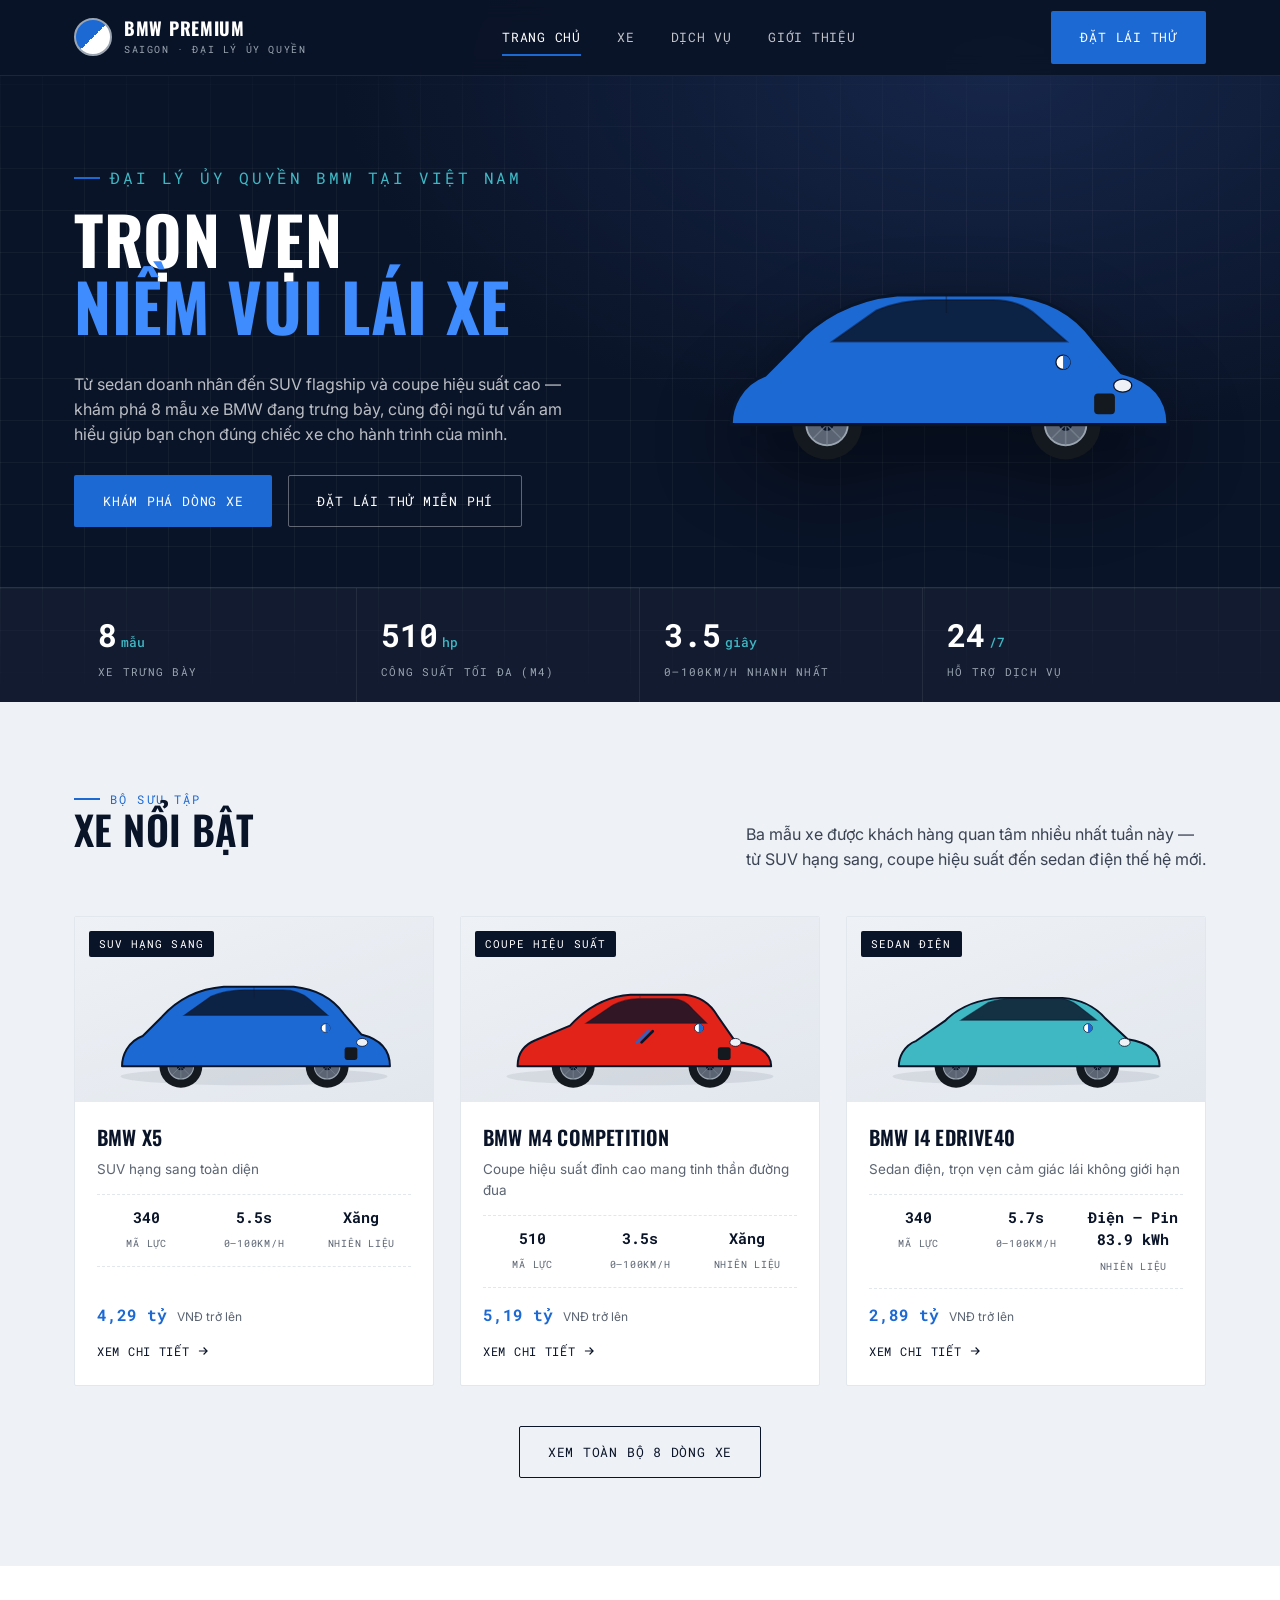
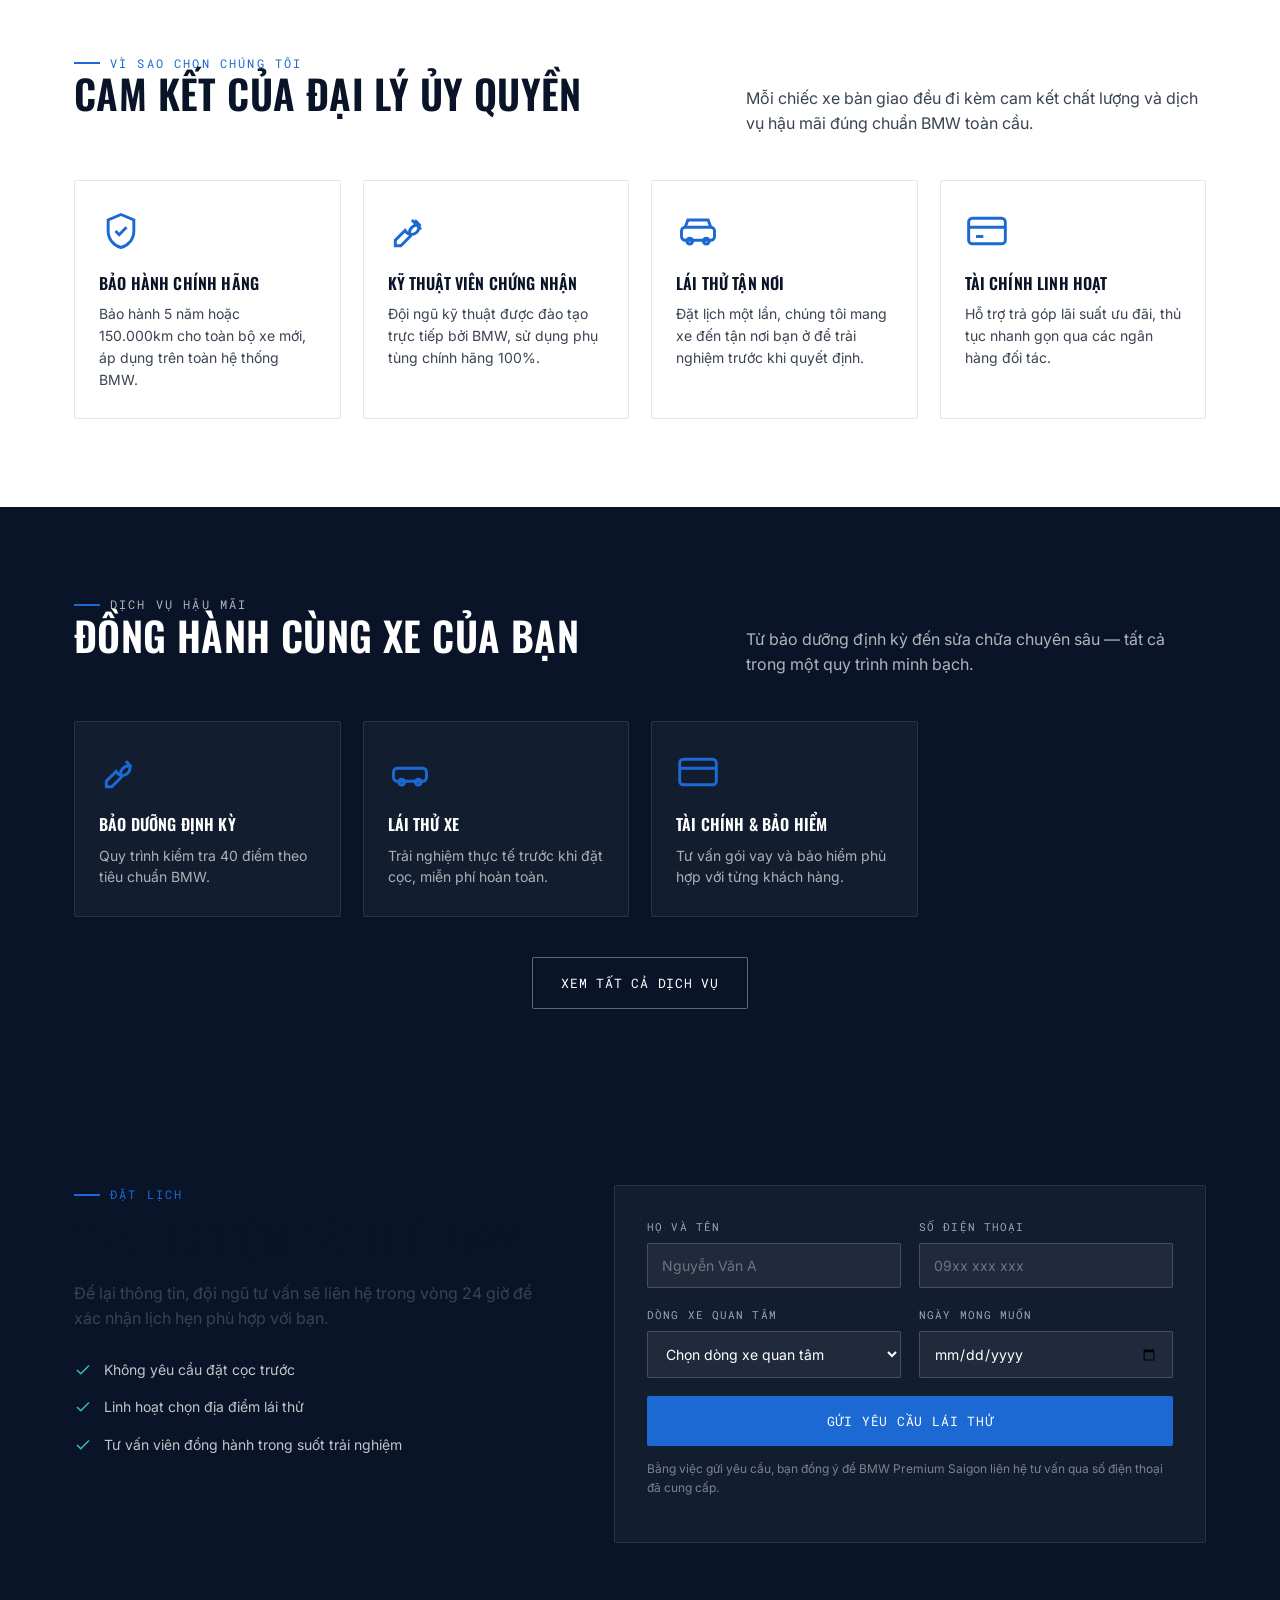
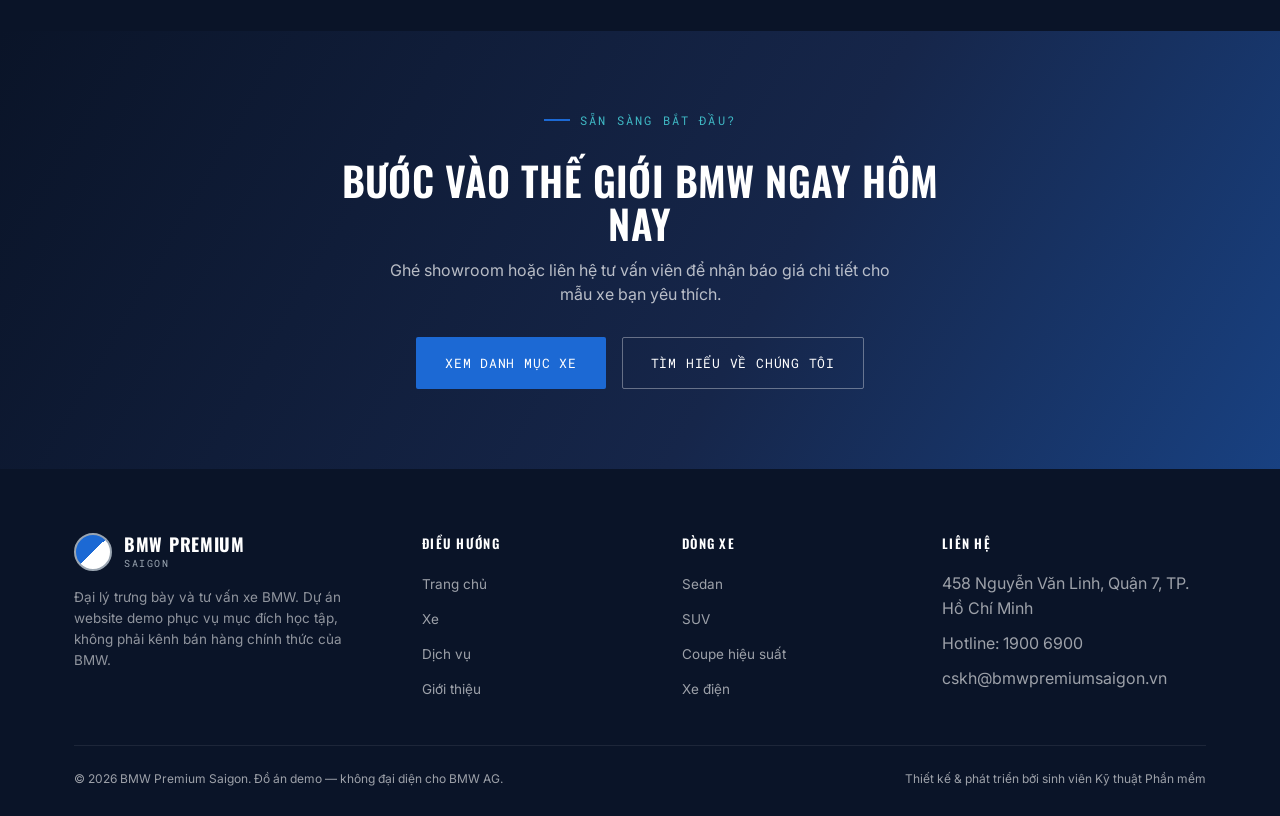
<file: index.html>
<!doctype html>
<html lang="vi">
<head>
<meta charset="UTF-8" />
<meta name="viewport" content="width=device-width, initial-scale=1.0" />
<title>BMW Premium Saigon | Đại lý ủy quyền BMW — Trọn vẹn niềm vui lái xe</title>
<meta name="description" content="Khám phá 8 dòng xe BMW mới nhất, đặt lịch lái thử và tìm hiểu dịch vụ hậu mãi chính hãng tại BMW Premium Saigon." />
<link rel="stylesheet" href="css/style.css" />
</head>
<body>

<header class="site-header">
  <div class="container">
    <a href="index.html" class="brand">
      <span class="brand-mark"></span>
      <span class="brand-text"><strong>BMW Premium</strong><span>Saigon · Đại lý ủy quyền</span></span>
    </a>
    <nav class="main-nav">
      <a href="index.html" data-page="index.html">Trang chủ</a>
      <a href="xe.html" data-page="xe.html">Xe</a>
      <a href="dich-vu.html" data-page="dich-vu.html">Dịch vụ</a>
      <a href="gioi-thieu.html" data-page="gioi-thieu.html">Giới thiệu</a>
    </nav>
    <div class="header-cta">
      <a href="#dat-lai-thu" class="btn btn-primary">Đặt lái thử</a>
      <button class="nav-toggle" aria-label="Mở menu">
        <svg viewBox="0 0 24 24" fill="none" stroke="currentColor" stroke-width="2"><path d="M3 6h18M3 12h18M3 18h18"/></svg>
      </button>
    </div>
  </div>
</header>

<main>

  <!-- HERO -->
  <section class="hero">
    <div class="container hero-grid">
      <div class="hero-copy">
        <p class="eyebrow">Đại lý ủy quyền BMW tại Việt Nam</p>
        <h1>Trọn vẹn<br /><em>niềm vui lái xe</em></h1>
        <p>Từ sedan doanh nhân đến SUV flagship và coupe hiệu suất cao — khám phá 8 mẫu xe BMW đang trưng bày, cùng đội ngũ tư vấn am hiểu giúp bạn chọn đúng chiếc xe cho hành trình của mình.</p>
        <div class="hero-actions">
          <a href="xe.html" class="btn btn-primary">Khám phá dòng xe</a>
          <a href="#dat-lai-thu" class="btn btn-outline">Đặt lái thử miễn phí</a>
        </div>
      </div>
      <div class="hero-art" id="hero-art"></div>
    </div>
    <div class="gauge-strip">
      <div class="container">
        <div class="gauge">
          <div class="gauge-value"><span data-count-to="8">0</span><small>mẫu</small></div>
          <div class="gauge-label">Xe trưng bày</div>
        </div>
        <div class="gauge">
          <div class="gauge-value"><span data-count-to="510">0</span><small>hp</small></div>
          <div class="gauge-label">Công suất tối đa (M4)</div>
        </div>
        <div class="gauge">
          <div class="gauge-value"><span data-count-to="3.5">0</span><small>giây</small></div>
          <div class="gauge-label">0–100km/h nhanh nhất</div>
        </div>
        <div class="gauge">
          <div class="gauge-value">24<small>/7</small></div>
          <div class="gauge-label">Hỗ trợ dịch vụ</div>
        </div>
      </div>
    </div>
  </section>

  <!-- FEATURED CARS -->
  <section class="bg-ice" id="featured">
    <div class="container">
      <div class="section-head reveal">
        <div>
          <p class="eyebrow">Bộ sưu tập</p>
          <h2>Xe nổi bật</h2>
        </div>
        <p>Ba mẫu xe được khách hàng quan tâm nhiều nhất tuần này — từ SUV hạng sang, coupe hiệu suất đến sedan điện thế hệ mới.</p>
      </div>
      <div class="car-grid" id="featured-cars"></div>
      <div class="text-center reveal" style="margin-top:40px;">
        <a href="xe.html" class="btn btn-outline-dark">Xem toàn bộ 8 dòng xe</a>
      </div>
    </div>
  </section>

  <!-- WHY CHOOSE US -->
  <section id="why">
    <div class="container">
      <div class="section-head reveal">
        <div>
          <p class="eyebrow">Vì sao chọn chúng tôi</p>
          <h2>Cam kết của đại lý ủy quyền</h2>
        </div>
        <p>Mỗi chiếc xe bàn giao đều đi kèm cam kết chất lượng và dịch vụ hậu mãi đúng chuẩn BMW toàn cầu.</p>
      </div>
      <div class="feature-grid">
        <div class="feature-card reveal">
          <svg class="feature-icon" viewBox="0 0 24 24" fill="none" stroke="currentColor" stroke-width="1.6"><path d="M12 3l7 3v6c0 4.5-3 8-7 9-4-1-7-4.5-7-9V6l7-3z"/><path d="m9 12 2 2 4-4"/></svg>
          <h3>Bảo hành chính hãng</h3>
          <p>Bảo hành 5 năm hoặc 150.000km cho toàn bộ xe mới, áp dụng trên toàn hệ thống BMW.</p>
        </div>
        <div class="feature-card reveal">
          <svg class="feature-icon" viewBox="0 0 24 24" fill="none" stroke="currentColor" stroke-width="1.6"><path d="M14.7 6.3a4 4 0 1 1-5.4 5.4L4 17v3h3l5.3-5.3a4 4 0 0 1 5.4-5.4l-3-3z"/><path d="M13 6l5 5"/></svg>
          <h3>Kỹ thuật viên chứng nhận</h3>
          <p>Đội ngũ kỹ thuật được đào tạo trực tiếp bởi BMW, sử dụng phụ tùng chính hãng 100%.</p>
        </div>
        <div class="feature-card reveal">
          <svg class="feature-icon" viewBox="0 0 24 24" fill="none" stroke="currentColor" stroke-width="1.6"><rect x="3" y="10" width="18" height="7" rx="2"/><circle cx="7.5" cy="17.5" r="1.6"/><circle cx="16.5" cy="17.5" r="1.6"/><path d="M5 10l1.5-4h11L19 10"/></svg>
          <h3>Lái thử tận nơi</h3>
          <p>Đặt lịch một lần, chúng tôi mang xe đến tận nơi bạn ở để trải nghiệm trước khi quyết định.</p>
        </div>
        <div class="feature-card reveal">
          <svg class="feature-icon" viewBox="0 0 24 24" fill="none" stroke="currentColor" stroke-width="1.6"><rect x="2" y="5" width="20" height="14" rx="2"/><path d="M2 10h20"/><path d="M6 15h4"/></svg>
          <h3>Tài chính linh hoạt</h3>
          <p>Hỗ trợ trả góp lãi suất ưu đãi, thủ tục nhanh gọn qua các ngân hàng đối tác.</p>
        </div>
      </div>
    </div>
  </section>

  <!-- SERVICES TEASER -->
  <section class="bg-navy" id="services-teaser">
    <div class="container">
      <div class="section-head reveal">
        <div>
          <p class="eyebrow">Dịch vụ hậu mãi</p>
          <h2>Đồng hành cùng xe của bạn</h2>
        </div>
        <p>Từ bảo dưỡng định kỳ đến sửa chữa chuyên sâu — tất cả trong một quy trình minh bạch.</p>
      </div>
      <div class="feature-grid">
        <div class="feature-card reveal" style="background:rgba(255,255,255,.04); border-color:rgba(255,255,255,.1);">
          <svg class="feature-icon" viewBox="0 0 24 24" fill="none" stroke="currentColor" stroke-width="1.6"><path d="M14.7 6.3a4 4 0 1 1-5.4 5.4L4 17v3h3l5.3-5.3a4 4 0 0 1 5.4-5.4l-3-3z"/></svg>
          <h3 style="color:#fff;">Bảo dưỡng định kỳ</h3>
          <p style="color:rgba(255,255,255,.65);">Quy trình kiểm tra 40 điểm theo tiêu chuẩn BMW.</p>
        </div>
        <div class="feature-card reveal" style="background:rgba(255,255,255,.04); border-color:rgba(255,255,255,.1);">
          <svg class="feature-icon" viewBox="0 0 24 24" fill="none" stroke="currentColor" stroke-width="1.6"><rect x="3" y="10" width="18" height="7" rx="2"/><circle cx="7.5" cy="17.5" r="1.6"/><circle cx="16.5" cy="17.5" r="1.6"/></svg>
          <h3 style="color:#fff;">Lái thử xe</h3>
          <p style="color:rgba(255,255,255,.65);">Trải nghiệm thực tế trước khi đặt cọc, miễn phí hoàn toàn.</p>
        </div>
        <div class="feature-card reveal" style="background:rgba(255,255,255,.04); border-color:rgba(255,255,255,.1);">
          <svg class="feature-icon" viewBox="0 0 24 24" fill="none" stroke="currentColor" stroke-width="1.6"><rect x="2" y="5" width="20" height="14" rx="2"/><path d="M2 10h20"/></svg>
          <h3 style="color:#fff;">Tài chính & bảo hiểm</h3>
          <p style="color:rgba(255,255,255,.65);">Tư vấn gói vay và bảo hiểm phù hợp với từng khách hàng.</p>
        </div>
      </div>
      <div class="text-center reveal" style="margin-top:40px;">
        <a href="dich-vu.html" class="btn btn-outline">Xem tất cả dịch vụ</a>
      </div>
    </div>
  </section>

  <!-- BOOKING -->
  <section class="booking" id="dat-lai-thu">
    <div class="container booking-grid">
      <div class="reveal">
        <p class="eyebrow">Đặt lịch</p>
        <h2>Trải nghiệm lái thử BMW</h2>
        <p>Để lại thông tin, đội ngũ tư vấn sẽ liên hệ trong vòng 24 giờ để xác nhận lịch hẹn phù hợp với bạn.</p>
        <ul style="display:flex; flex-direction:column; gap:16px; margin-top:28px;">
          <li style="display:flex; gap:12px; align-items:flex-start;">
            <svg width="18" height="18" viewBox="0 0 24 24" fill="none" stroke="#3fb8c4" stroke-width="2" style="flex:none;margin-top:2px;"><path d="M20 6 9 17l-5-5"/></svg>
            <span style="font-size:14px; color:rgba(255,255,255,.75);">Không yêu cầu đặt cọc trước</span>
          </li>
          <li style="display:flex; gap:12px; align-items:flex-start;">
            <svg width="18" height="18" viewBox="0 0 24 24" fill="none" stroke="#3fb8c4" stroke-width="2" style="flex:none;margin-top:2px;"><path d="M20 6 9 17l-5-5"/></svg>
            <span style="font-size:14px; color:rgba(255,255,255,.75);">Linh hoạt chọn địa điểm lái thử</span>
          </li>
          <li style="display:flex; gap:12px; align-items:flex-start;">
            <svg width="18" height="18" viewBox="0 0 24 24" fill="none" stroke="#3fb8c4" stroke-width="2" style="flex:none;margin-top:2px;"><path d="M20 6 9 17l-5-5"/></svg>
            <span style="font-size:14px; color:rgba(255,255,255,.75);">Tư vấn viên đồng hành trong suốt trải nghiệm</span>
          </li>
        </ul>
      </div>
      <form class="booking-form reveal" id="booking-form">
        <div class="form-row">
          <div class="field">
            <label for="b-name">Họ và tên</label>
            <input id="b-name" type="text" placeholder="Nguyễn Văn A" required />
          </div>
          <div class="field">
            <label for="b-phone">Số điện thoại</label>
            <input id="b-phone" type="tel" placeholder="09xx xxx xxx" required />
          </div>
        </div>
        <div class="form-row">
          <div class="field">
            <label for="booking-car">Dòng xe quan tâm</label>
            <select id="booking-car" required></select>
          </div>
          <div class="field">
            <label for="b-date">Ngày mong muốn</label>
            <input id="b-date" type="date" required />
          </div>
        </div>
        <button type="submit" class="btn btn-primary btn-block">Gửi yêu cầu lái thử</button>
        <p class="form-note">Bằng việc gửi yêu cầu, bạn đồng ý để BMW Premium Saigon liên hệ tư vấn qua số điện thoại đã cung cấp.</p>
        <div class="form-success" id="booking-success">
          <svg viewBox="0 0 24 24" fill="none" stroke="currentColor" stroke-width="2"><path d="M20 6 9 17l-5-5"/></svg>
          <span>Đã ghi nhận yêu cầu! Địa điểm tại showroom BMW của chúng tôi tại 458 Nguyễn Văn Linh, Quận 7, TP. Hồ Chí Minh</span>
        </div>
      </form>
    </div>
  </section>

  <!-- CTA BANNER -->
  <section class="cta-banner">
    <div class="container">
      <p class="eyebrow" style="justify-content:center; color:#3fb8c4;">Sẵn sàng bắt đầu?</p>
      <h2 class="reveal">Bước vào thế giới BMW ngay hôm nay</h2>
      <p class="reveal">Ghé showroom hoặc liên hệ tư vấn viên để nhận báo giá chi tiết cho mẫu xe bạn yêu thích.</p>
      <div class="hero-actions reveal">
        <a href="xe.html" class="btn btn-primary">Xem danh mục xe</a>
        <a href="gioi-thieu.html" class="btn btn-outline">Tìm hiểu về chúng tôi</a>
      </div>
    </div>
  </section>

</main>

<footer>
  <div class="container">
    <div class="footer-grid">
      <div class="footer-brand">
        <a href="index.html" class="brand" style="margin-bottom:16px;">
          <span class="brand-mark"></span>
          <span class="brand-text"><strong>BMW Premium</strong><span>Saigon</span></span>
        </a>
        <p>Đại lý trưng bày và tư vấn xe BMW. Dự án website demo phục vụ mục đích học tập, không phải kênh bán hàng chính thức của BMW.</p>
      </div>
      <div>
        <h4>Điều hướng</h4>
        <ul>
          <li><a href="index.html">Trang chủ</a></li>
          <li><a href="xe.html">Xe</a></li>
          <li><a href="dich-vu.html">Dịch vụ</a></li>
          <li><a href="gioi-thieu.html">Giới thiệu</a></li>
        </ul>
      </div>
      <div>
        <h4>Dòng xe</h4>
        <ul>
          <li><a href="xe.html">Sedan</a></li>
          <li><a href="xe.html">SUV</a></li>
          <li><a href="xe.html">Coupe hiệu suất</a></li>
          <li><a href="xe.html">Xe điện</a></li>
        </ul>
      </div>
      <div>
        <h4>Liên hệ</h4>
        <ul>
          <li>458 Nguyễn Văn Linh, Quận 7, TP. Hồ Chí Minh</li>
          <li>Hotline: 1900 6900</li>
          <li>cskh@bmwpremiumsaigon.vn</li>
        </ul>
      </div>
    </div>
    <div class="footer-bottom">
      <span>© <span id="year"></span> BMW Premium Saigon. Đồ án demo — không đại diện cho BMW AG.</span>
      <span>Thiết kế &amp; phát triển bởi sinh viên Kỹ thuật Phần mềm</span>
    </div>
  </div>
</footer>

<script src="js/data.js"></script>
<script>
  document.addEventListener("DOMContentLoaded", () => {
    document.getElementById("hero-art").innerHTML = carSVG(getCarById("x5"));
  });
</script>
<script src="js/main.js"></script>
</body>
</html>
</file>
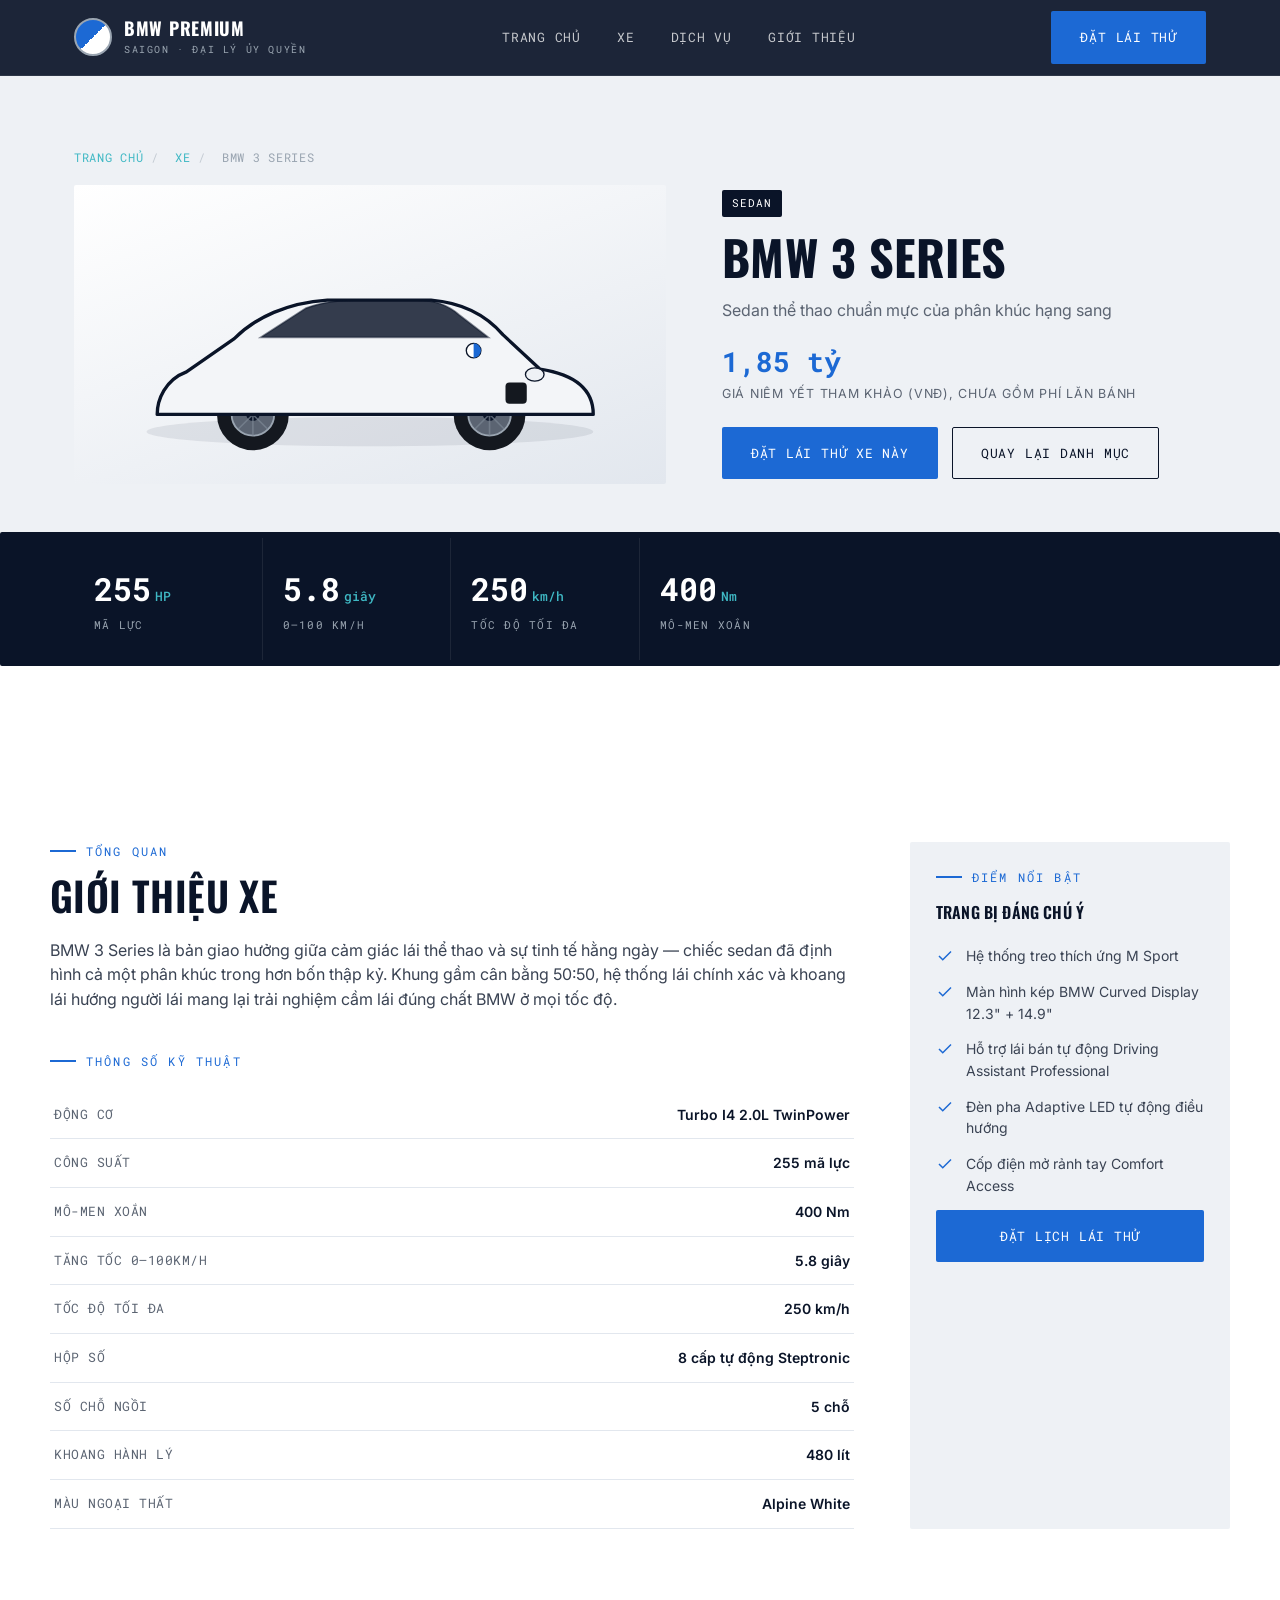
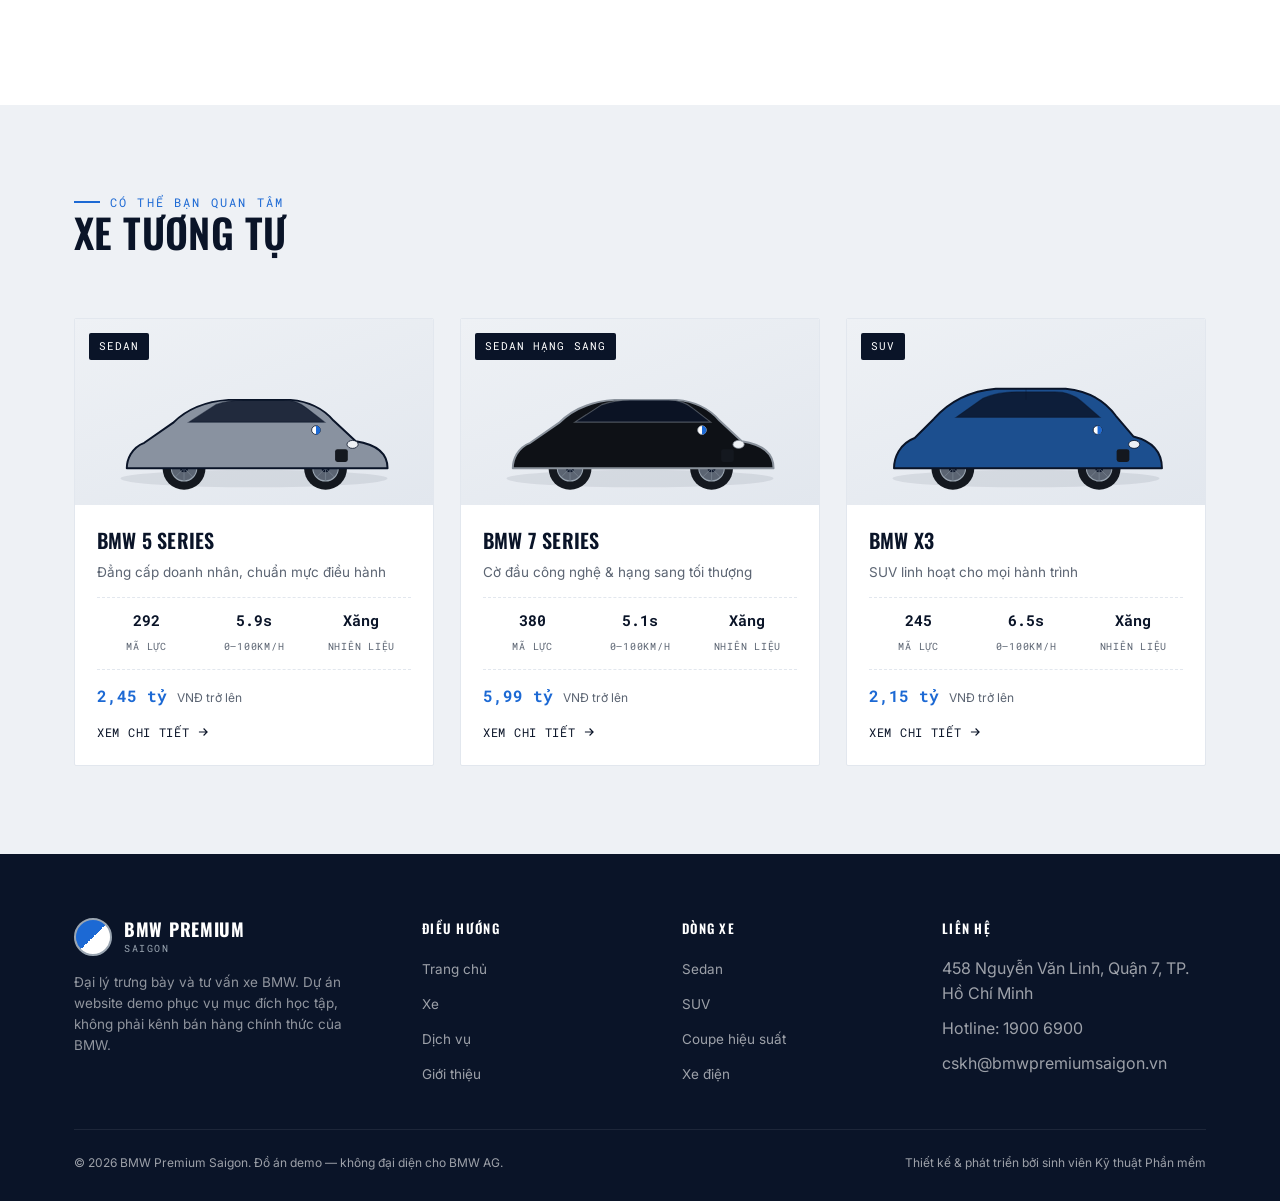
<file: chi-tiet-xe.html>
<!doctype html>
<html lang="vi">
<head>
<meta charset="UTF-8" />
<meta name="viewport" content="width=device-width, initial-scale=1.0" />
<title>Chi tiết xe | BMW Premium Saigon</title>
<link rel="stylesheet" href="css/style.css" />
</head>
<body>

<header class="site-header">
  <div class="container">
    <a href="index.html" class="brand">
      <span class="brand-mark"></span>
      <span class="brand-text"><strong>BMW Premium</strong><span>Saigon · Đại lý ủy quyền</span></span>
    </a>
    <nav class="main-nav">
      <a href="index.html" data-page="index.html">Trang chủ</a>
      <a href="xe.html" data-page="xe.html">Xe</a>
      <a href="dich-vu.html" data-page="dich-vu.html">Dịch vụ</a>
      <a href="gioi-thieu.html" data-page="gioi-thieu.html">Giới thiệu</a>
    </nav>
    <div class="header-cta">
      <a href="index.html#dat-lai-thu" class="btn btn-primary">Đặt lái thử</a>
      <button class="nav-toggle" aria-label="Mở menu">
        <svg viewBox="0 0 24 24" fill="none" stroke="currentColor" stroke-width="2"><path d="M3 6h18M3 12h18M3 18h18"/></svg>
      </button>
    </div>
  </div>
</header>

<main id="detail-root">

  <section class="detail-hero">
    <div class="container" style="padding-top:24px;">
      <p class="breadcrumb">
        <a href="index.html">Trang chủ</a><span class="sep">/</span>
        <a href="xe.html">Xe</a><span class="sep">/</span>
        <span id="d-breadcrumb-name">—</span>
      </p>
    </div>
    <div class="container detail-grid">
      <div class="detail-media" id="d-media"></div>
      <div class="detail-info">
        <span class="car-tag" id="d-tag">—</span>
        <h1 id="d-name">—</h1>
        <p class="detail-tagline" id="d-tagline">—</p>
        <div class="detail-price" id="d-price">—</div>
        <div class="detail-actions">
          <a href="#" id="d-book-link" class="btn btn-primary">Đặt lái thử xe này</a>
          <a href="xe.html" class="btn btn-outline-dark">Quay lại danh mục</a>
        </div>
      </div>
    </div>
  </section>

  <section class="spec-panel">
    <div class="container" id="d-gauge"></div>
  </section>

  <section>
    <div class="container detail-body">
      <div>
        <p class="eyebrow">Tổng quan</p>
        <h2>Giới thiệu xe</h2>
        <p id="d-description">—</p>

        <p class="eyebrow" style="margin-top:40px;">Thông số kỹ thuật</p>
        <table class="spec-table">
          <tbody id="d-spec-table"></tbody>
          <tbody>
            <tr><td>Màu ngoại thất</td><td id="d-color">—</td></tr>
          </tbody>
        </table>
      </div>
      <aside class="sidebar-card">
        <p class="eyebrow" style="color:var(--blue);">Điểm nổi bật</p>
        <h3>Trang bị đáng chú ý</h3>
        <ul class="highlight-list" id="d-features"></ul>
        <a href="index.html#dat-lai-thu" class="btn btn-primary btn-block">Đặt lịch lái thử</a>
      </aside>
    </div>
  </section>

  <section class="related-strip">
    <div class="container">
      <div class="section-head">
        <div>
          <p class="eyebrow">Có thể bạn quan tâm</p>
          <h2>Xe tương tự</h2>
        </div>
      </div>
      <div class="car-grid" id="related-cars"></div>
    </div>
  </section>

</main>

<footer>
  <div class="container">
    <div class="footer-grid">
      <div class="footer-brand">
        <a href="index.html" class="brand" style="margin-bottom:16px;">
          <span class="brand-mark"></span>
          <span class="brand-text"><strong>BMW Premium</strong><span>Saigon</span></span>
        </a>
        <p>Đại lý trưng bày và tư vấn xe BMW. Dự án website demo phục vụ mục đích học tập, không phải kênh bán hàng chính thức của BMW.</p>
      </div>
      <div>
        <h4>Điều hướng</h4>
        <ul>
          <li><a href="index.html">Trang chủ</a></li>
          <li><a href="xe.html">Xe</a></li>
          <li><a href="dich-vu.html">Dịch vụ</a></li>
          <li><a href="gioi-thieu.html">Giới thiệu</a></li>
        </ul>
      </div>
      <div>
        <h4>Dòng xe</h4>
        <ul>
          <li><a href="xe.html">Sedan</a></li>
          <li><a href="xe.html">SUV</a></li>
          <li><a href="xe.html">Coupe hiệu suất</a></li>
          <li><a href="xe.html">Xe điện</a></li>
        </ul>
      </div>
      <div>
        <h4>Liên hệ</h4>
        <ul>
          <li>458 Nguyễn Văn Linh, Quận 7, TP. Hồ Chí Minh</li>
          <li>Hotline: 1900 6900</li>
          <li>cskh@bmwpremiumsaigon.vn</li>
        </ul>
      </div>
    </div>
    <div class="footer-bottom">
      <span>© <span id="year"></span> BMW Premium Saigon. Đồ án demo — không đại diện cho BMW AG.</span>
      <span>Thiết kế &amp; phát triển bởi sinh viên Kỹ thuật Phần mềm</span>
    </div>
  </div>
</footer>

<script src="js/data.js"></script>
<script src="js/main.js"></script>
</body>
</html>
</file>
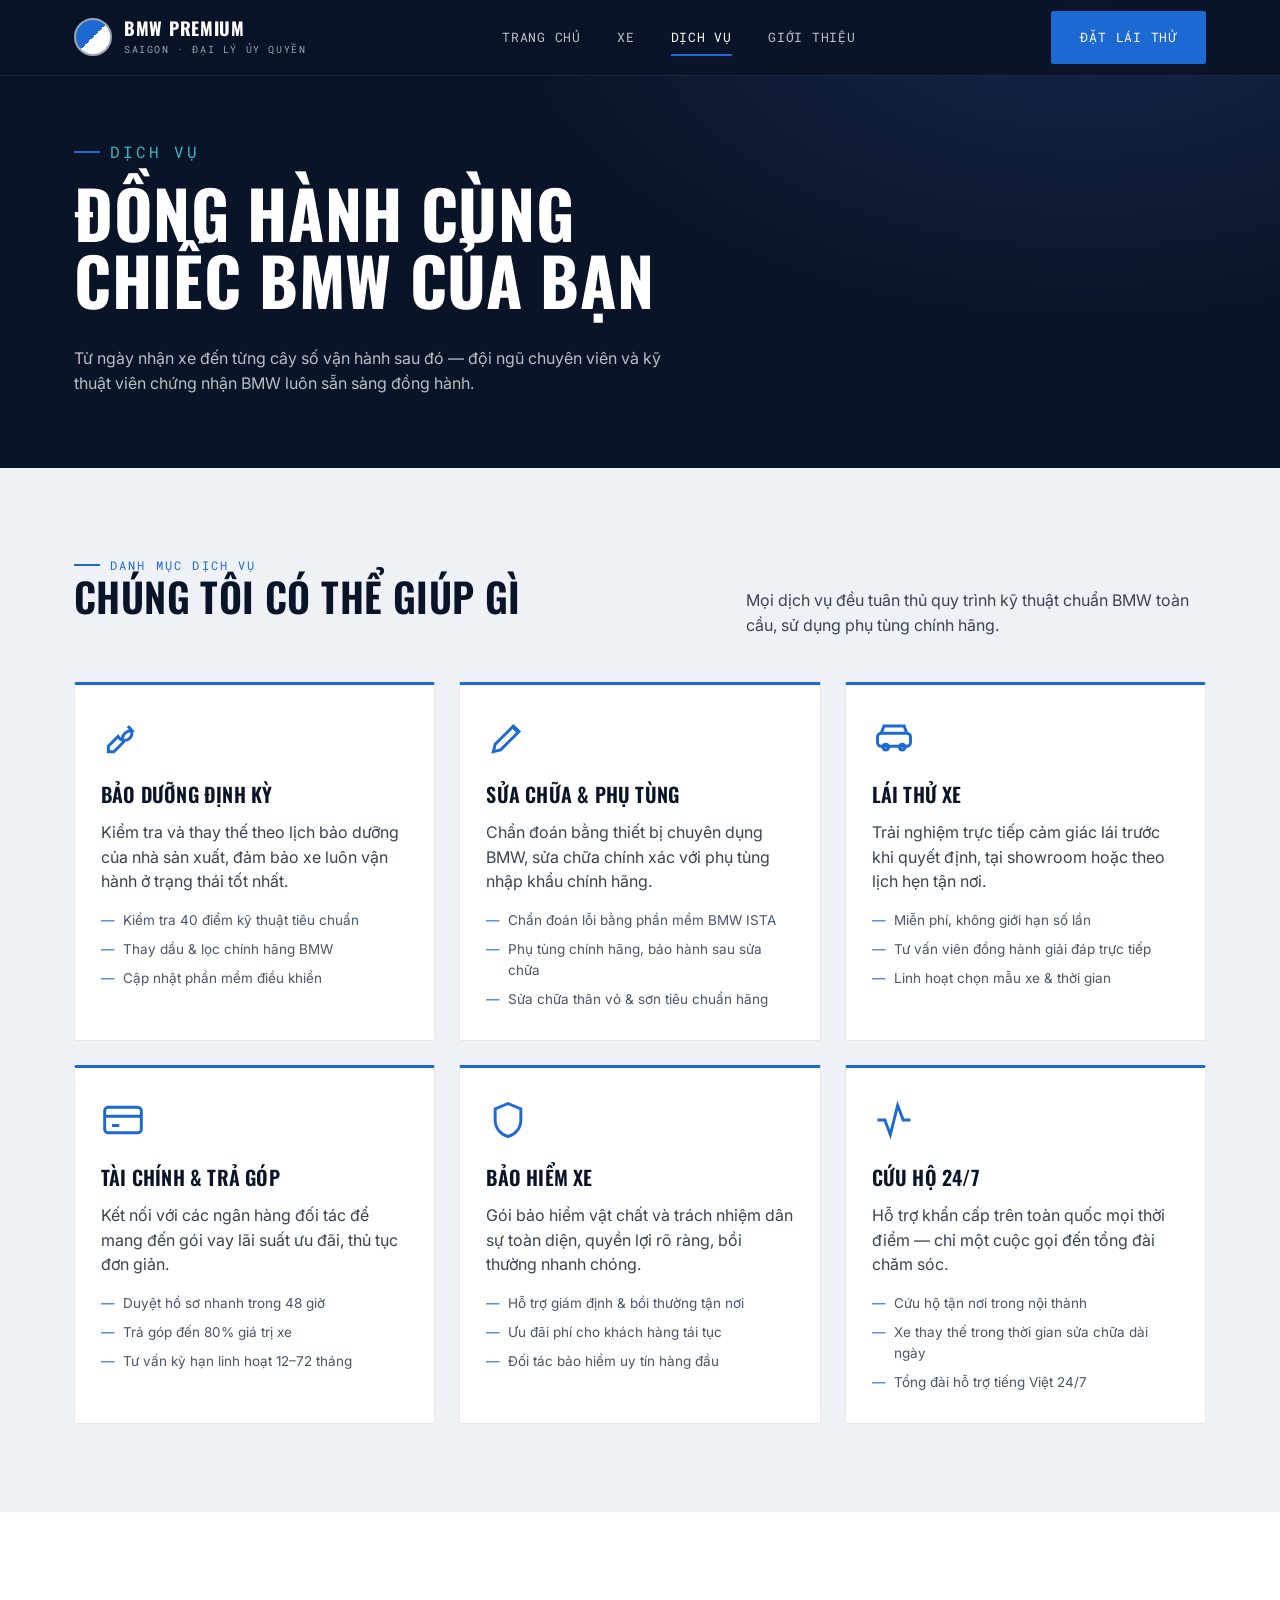
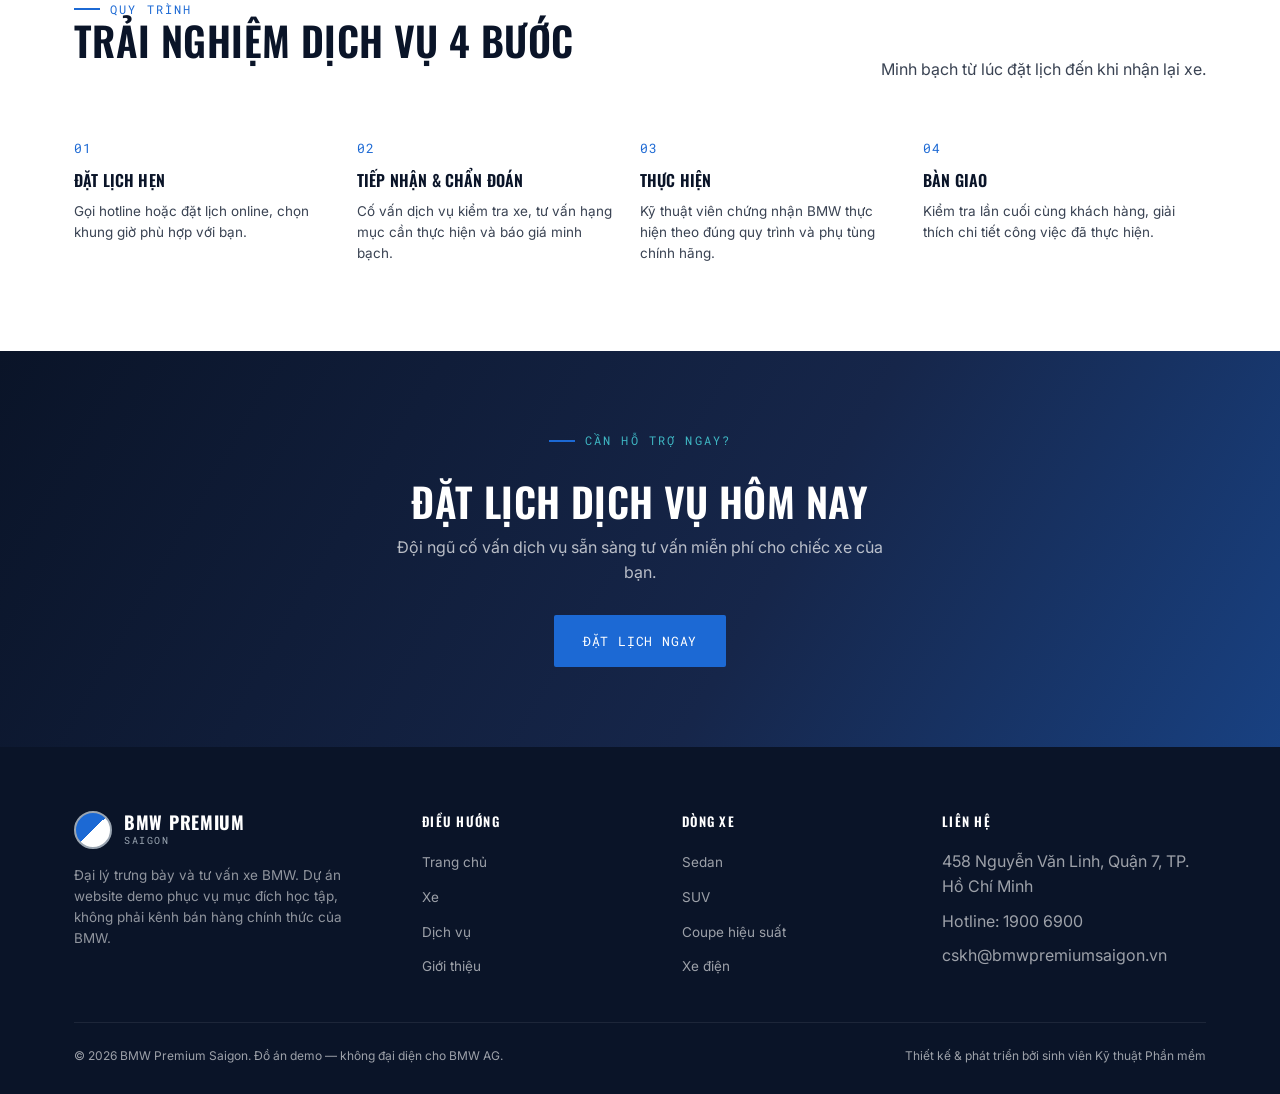
<file: dich-vu.html>
<!doctype html>
<html lang="vi">
<head>
<meta charset="UTF-8" />
<meta name="viewport" content="width=device-width, initial-scale=1.0" />
<title>Dịch vụ | BMW Premium Saigon</title>
<meta name="description" content="Dịch vụ bảo dưỡng, sửa chữa, lái thử, tài chính và chăm sóc khách hàng chính hãng BMW." />
<link rel="stylesheet" href="css/style.css" />
</head>
<body>

<header class="site-header">
  <div class="container">
    <a href="index.html" class="brand">
      <span class="brand-mark"></span>
      <span class="brand-text"><strong>BMW Premium</strong><span>Saigon · Đại lý ủy quyền</span></span>
    </a>
    <nav class="main-nav">
      <a href="index.html" data-page="index.html">Trang chủ</a>
      <a href="xe.html" data-page="xe.html">Xe</a>
      <a href="dich-vu.html" data-page="dich-vu.html">Dịch vụ</a>
      <a href="gioi-thieu.html" data-page="gioi-thieu.html">Giới thiệu</a>
    </nav>
    <div class="header-cta">
      <a href="index.html#dat-lai-thu" class="btn btn-primary">Đặt lái thử</a>
      <button class="nav-toggle" aria-label="Mở menu">
        <svg viewBox="0 0 24 24" fill="none" stroke="currentColor" stroke-width="2"><path d="M3 6h18M3 12h18M3 18h18"/></svg>
      </button>
    </div>
  </div>
</header>

<main>

  <section class="page-hero">
    <div class="container">
      <p class="eyebrow">Dịch vụ</p>
      <h1>Đồng hành cùng<br />chiếc BMW của bạn</h1>
      <p>Từ ngày nhận xe đến từng cây số vận hành sau đó — đội ngũ chuyên viên và kỹ thuật viên chứng nhận BMW luôn sẵn sàng đồng hành.</p>
    </div>
  </section>

  <section class="bg-ice">
    <div class="container">
      <div class="section-head reveal">
        <div>
          <p class="eyebrow">Danh mục dịch vụ</p>
          <h2>Chúng tôi có thể giúp gì</h2>
        </div>
        <p>Mọi dịch vụ đều tuân thủ quy trình kỹ thuật chuẩn BMW toàn cầu, sử dụng phụ tùng chính hãng.</p>
      </div>
      <div class="service-grid">
        <div class="service-card reveal">
          <svg class="feature-icon" viewBox="0 0 24 24" fill="none" stroke="currentColor" stroke-width="1.6"><path d="M14.7 6.3a4 4 0 1 1-5.4 5.4L4 17v3h3l5.3-5.3a4 4 0 0 1 5.4-5.4l-3-3z"/></svg>
          <h3>Bảo dưỡng định kỳ</h3>
          <p>Kiểm tra và thay thế theo lịch bảo dưỡng của nhà sản xuất, đảm bảo xe luôn vận hành ở trạng thái tốt nhất.</p>
          <ul>
            <li>Kiểm tra 40 điểm kỹ thuật tiêu chuẩn</li>
            <li>Thay dầu &amp; lọc chính hãng BMW</li>
            <li>Cập nhật phần mềm điều khiển</li>
          </ul>
        </div>
        <div class="service-card reveal">
          <svg class="feature-icon" viewBox="0 0 24 24" fill="none" stroke="currentColor" stroke-width="1.6"><path d="M4 20l4-1 10-10-3-3L5 16l-1 4z"/><path d="M14 6l3 3"/></svg>
          <h3>Sửa chữa &amp; phụ tùng</h3>
          <p>Chẩn đoán bằng thiết bị chuyên dụng BMW, sửa chữa chính xác với phụ tùng nhập khẩu chính hãng.</p>
          <ul>
            <li>Chẩn đoán lỗi bằng phần mềm BMW ISTA</li>
            <li>Phụ tùng chính hãng, bảo hành sau sửa chữa</li>
            <li>Sửa chữa thân vỏ &amp; sơn tiêu chuẩn hãng</li>
          </ul>
        </div>
        <div class="service-card reveal">
          <svg class="feature-icon" viewBox="0 0 24 24" fill="none" stroke="currentColor" stroke-width="1.6"><rect x="3" y="10" width="18" height="7" rx="2"/><circle cx="7.5" cy="17.5" r="1.6"/><circle cx="16.5" cy="17.5" r="1.6"/><path d="M5 10l1.5-4h11L19 10"/></svg>
          <h3>Lái thử xe</h3>
          <p>Trải nghiệm trực tiếp cảm giác lái trước khi quyết định, tại showroom hoặc theo lịch hẹn tận nơi.</p>
          <ul>
            <li>Miễn phí, không giới hạn số lần</li>
            <li>Tư vấn viên đồng hành giải đáp trực tiếp</li>
            <li>Linh hoạt chọn mẫu xe &amp; thời gian</li>
          </ul>
        </div>
        <div class="service-card reveal">
          <svg class="feature-icon" viewBox="0 0 24 24" fill="none" stroke="currentColor" stroke-width="1.6"><rect x="2" y="5" width="20" height="14" rx="2"/><path d="M2 10h20"/><path d="M6 15h4"/></svg>
          <h3>Tài chính &amp; trả góp</h3>
          <p>Kết nối với các ngân hàng đối tác để mang đến gói vay lãi suất ưu đãi, thủ tục đơn giản.</p>
          <ul>
            <li>Duyệt hồ sơ nhanh trong 48 giờ</li>
            <li>Trả góp đến 80% giá trị xe</li>
            <li>Tư vấn kỳ hạn linh hoạt 12–72 tháng</li>
          </ul>
        </div>
        <div class="service-card reveal">
          <svg class="feature-icon" viewBox="0 0 24 24" fill="none" stroke="currentColor" stroke-width="1.6"><path d="M12 3l7 3v6c0 4.5-3 8-7 9-4-1-7-4.5-7-9V6l7-3z"/></svg>
          <h3>Bảo hiểm xe</h3>
          <p>Gói bảo hiểm vật chất và trách nhiệm dân sự toàn diện, quyền lợi rõ ràng, bồi thường nhanh chóng.</p>
          <ul>
            <li>Hỗ trợ giám định &amp; bồi thường tận nơi</li>
            <li>Ưu đãi phí cho khách hàng tái tục</li>
            <li>Đối tác bảo hiểm uy tín hàng đầu</li>
          </ul>
        </div>
        <div class="service-card reveal">
          <svg class="feature-icon" viewBox="0 0 24 24" fill="none" stroke="currentColor" stroke-width="1.6"><path d="M3 12h4l3 8 4-16 3 8h4"/></svg>
          <h3>Cứu hộ 24/7</h3>
          <p>Hỗ trợ khẩn cấp trên toàn quốc mọi thời điểm — chỉ một cuộc gọi đến tổng đài chăm sóc.</p>
          <ul>
            <li>Cứu hộ tận nơi trong nội thành</li>
            <li>Xe thay thế trong thời gian sửa chữa dài ngày</li>
            <li>Tổng đài hỗ trợ tiếng Việt 24/7</li>
          </ul>
        </div>
      </div>
    </div>
  </section>

  <section>
    <div class="container">
      <div class="section-head reveal">
        <div>
          <p class="eyebrow">Quy trình</p>
          <h2>Trải nghiệm dịch vụ 4 bước</h2>
        </div>
        <p>Minh bạch từ lúc đặt lịch đến khi nhận lại xe.</p>
      </div>
      <div class="process-strip">
        <div class="process-step reveal">
          <span class="num">01</span>
          <h4>Đặt lịch hẹn</h4>
          <p>Gọi hotline hoặc đặt lịch online, chọn khung giờ phù hợp với bạn.</p>
        </div>
        <div class="process-step reveal">
          <span class="num">02</span>
          <h4>Tiếp nhận &amp; chẩn đoán</h4>
          <p>Cố vấn dịch vụ kiểm tra xe, tư vấn hạng mục cần thực hiện và báo giá minh bạch.</p>
        </div>
        <div class="process-step reveal">
          <span class="num">03</span>
          <h4>Thực hiện</h4>
          <p>Kỹ thuật viên chứng nhận BMW thực hiện theo đúng quy trình và phụ tùng chính hãng.</p>
        </div>
        <div class="process-step reveal">
          <span class="num">04</span>
          <h4>Bàn giao</h4>
          <p>Kiểm tra lần cuối cùng khách hàng, giải thích chi tiết công việc đã thực hiện.</p>
        </div>
      </div>
    </div>
  </section>

  <section class="cta-banner">
    <div class="container">
      <p class="eyebrow" style="justify-content:center; color:#3fb8c4;">Cần hỗ trợ ngay?</p>
      <h2>Đặt lịch dịch vụ hôm nay</h2>
      <p>Đội ngũ cố vấn dịch vụ sẵn sàng tư vấn miễn phí cho chiếc xe của bạn.</p>
      <div class="hero-actions">
        <a href="index.html#dat-lai-thu" class="btn btn-primary">Đặt lịch ngay</a>
      </div>
    </div>
  </section>

</main>

<footer>
  <div class="container">
    <div class="footer-grid">
      <div class="footer-brand">
        <a href="index.html" class="brand" style="margin-bottom:16px;">
          <span class="brand-mark"></span>
          <span class="brand-text"><strong>BMW Premium</strong><span>Saigon</span></span>
        </a>
        <p>Đại lý trưng bày và tư vấn xe BMW. Dự án website demo phục vụ mục đích học tập, không phải kênh bán hàng chính thức của BMW.</p>
      </div>
      <div>
        <h4>Điều hướng</h4>
        <ul>
          <li><a href="index.html">Trang chủ</a></li>
          <li><a href="xe.html">Xe</a></li>
          <li><a href="dich-vu.html">Dịch vụ</a></li>
          <li><a href="gioi-thieu.html">Giới thiệu</a></li>
        </ul>
      </div>
      <div>
        <h4>Dòng xe</h4>
        <ul>
          <li><a href="xe.html">Sedan</a></li>
          <li><a href="xe.html">SUV</a></li>
          <li><a href="xe.html">Coupe hiệu suất</a></li>
          <li><a href="xe.html">Xe điện</a></li>
        </ul>
      </div>
      <div>
        <h4>Liên hệ</h4>
        <ul>
          <li>458 Nguyễn Văn Linh, Quận 7, TP. Hồ Chí Minh</li>
          <li>Hotline: 1900 6900</li>
          <li>cskh@bmwpremiumsaigon.vn</li>
        </ul>
      </div>
    </div>
    <div class="footer-bottom">
      <span>© <span id="year"></span> BMW Premium Saigon. Đồ án demo — không đại diện cho BMW AG.</span>
      <span>Thiết kế &amp; phát triển bởi sinh viên Kỹ thuật Phần mềm</span>
    </div>
  </div>
</footer>

<script src="js/data.js"></script>
<script src="js/main.js"></script>
</body>
</html>
</file>
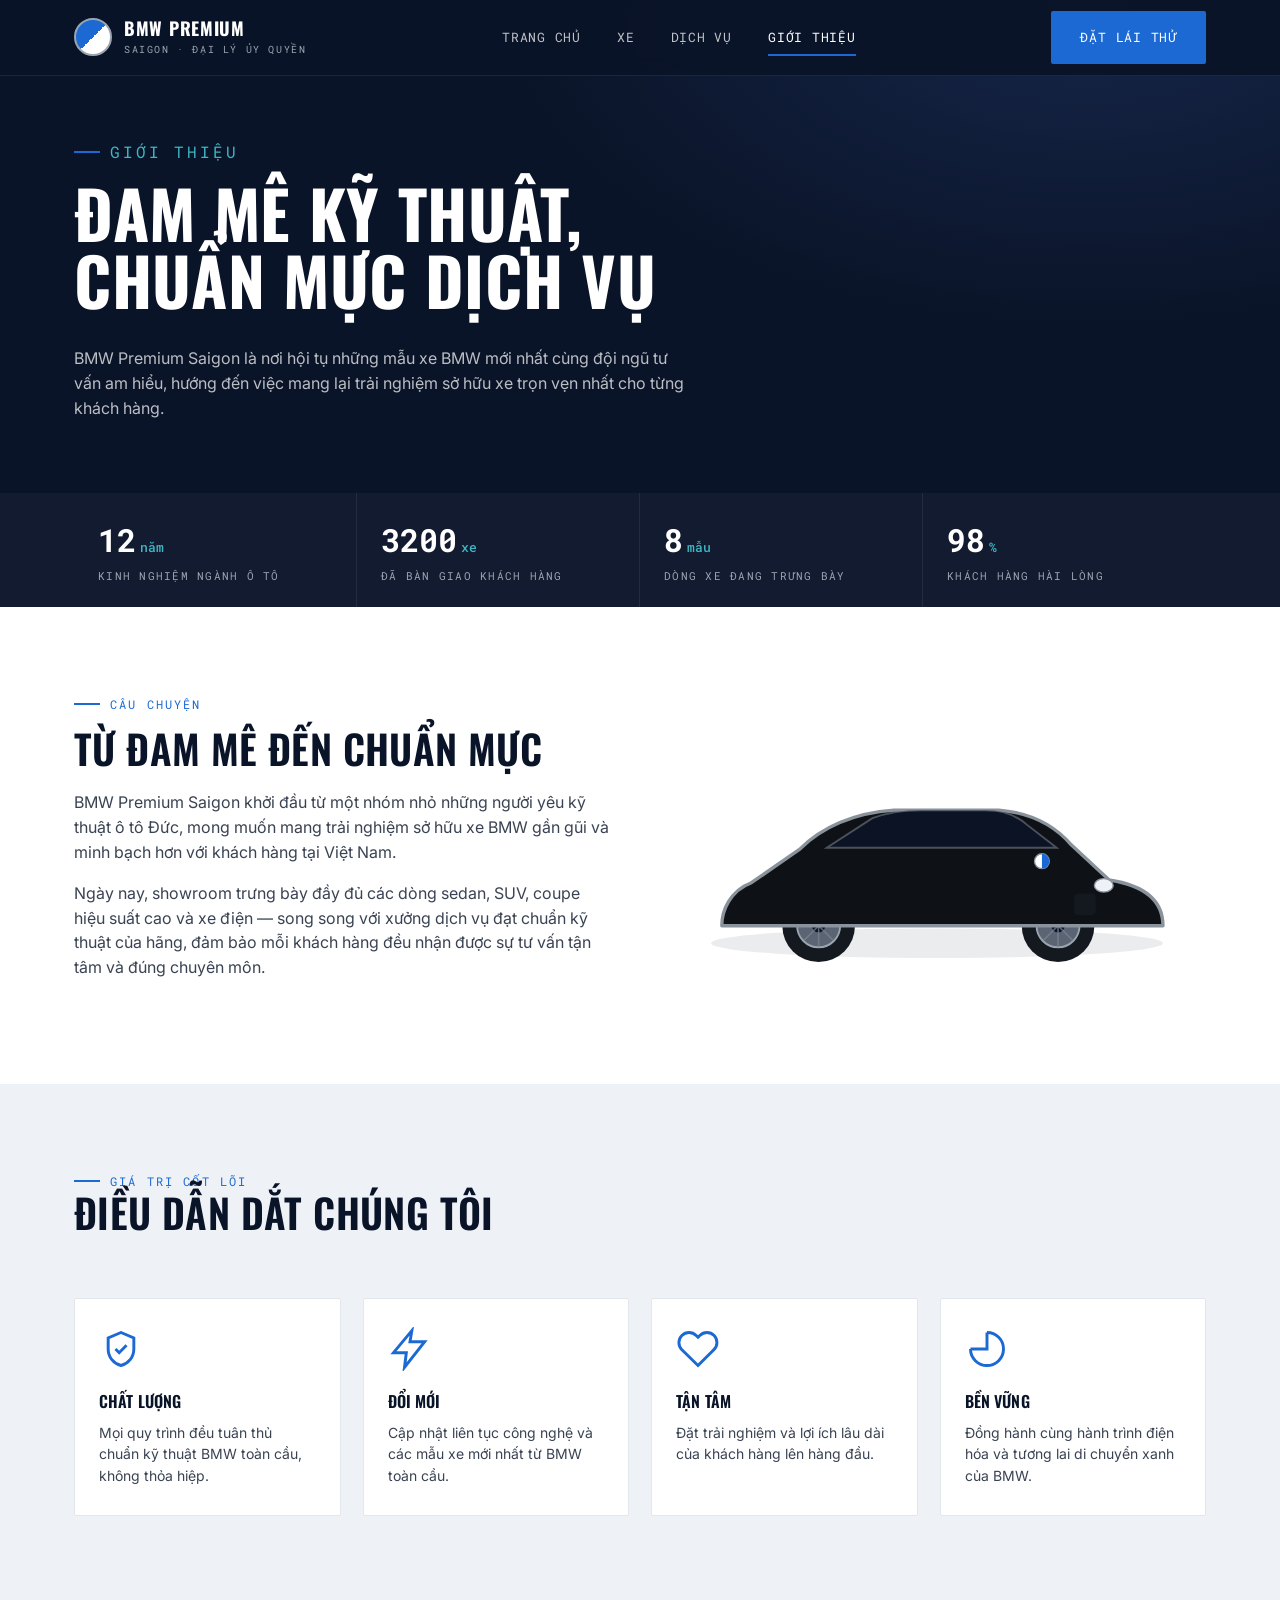
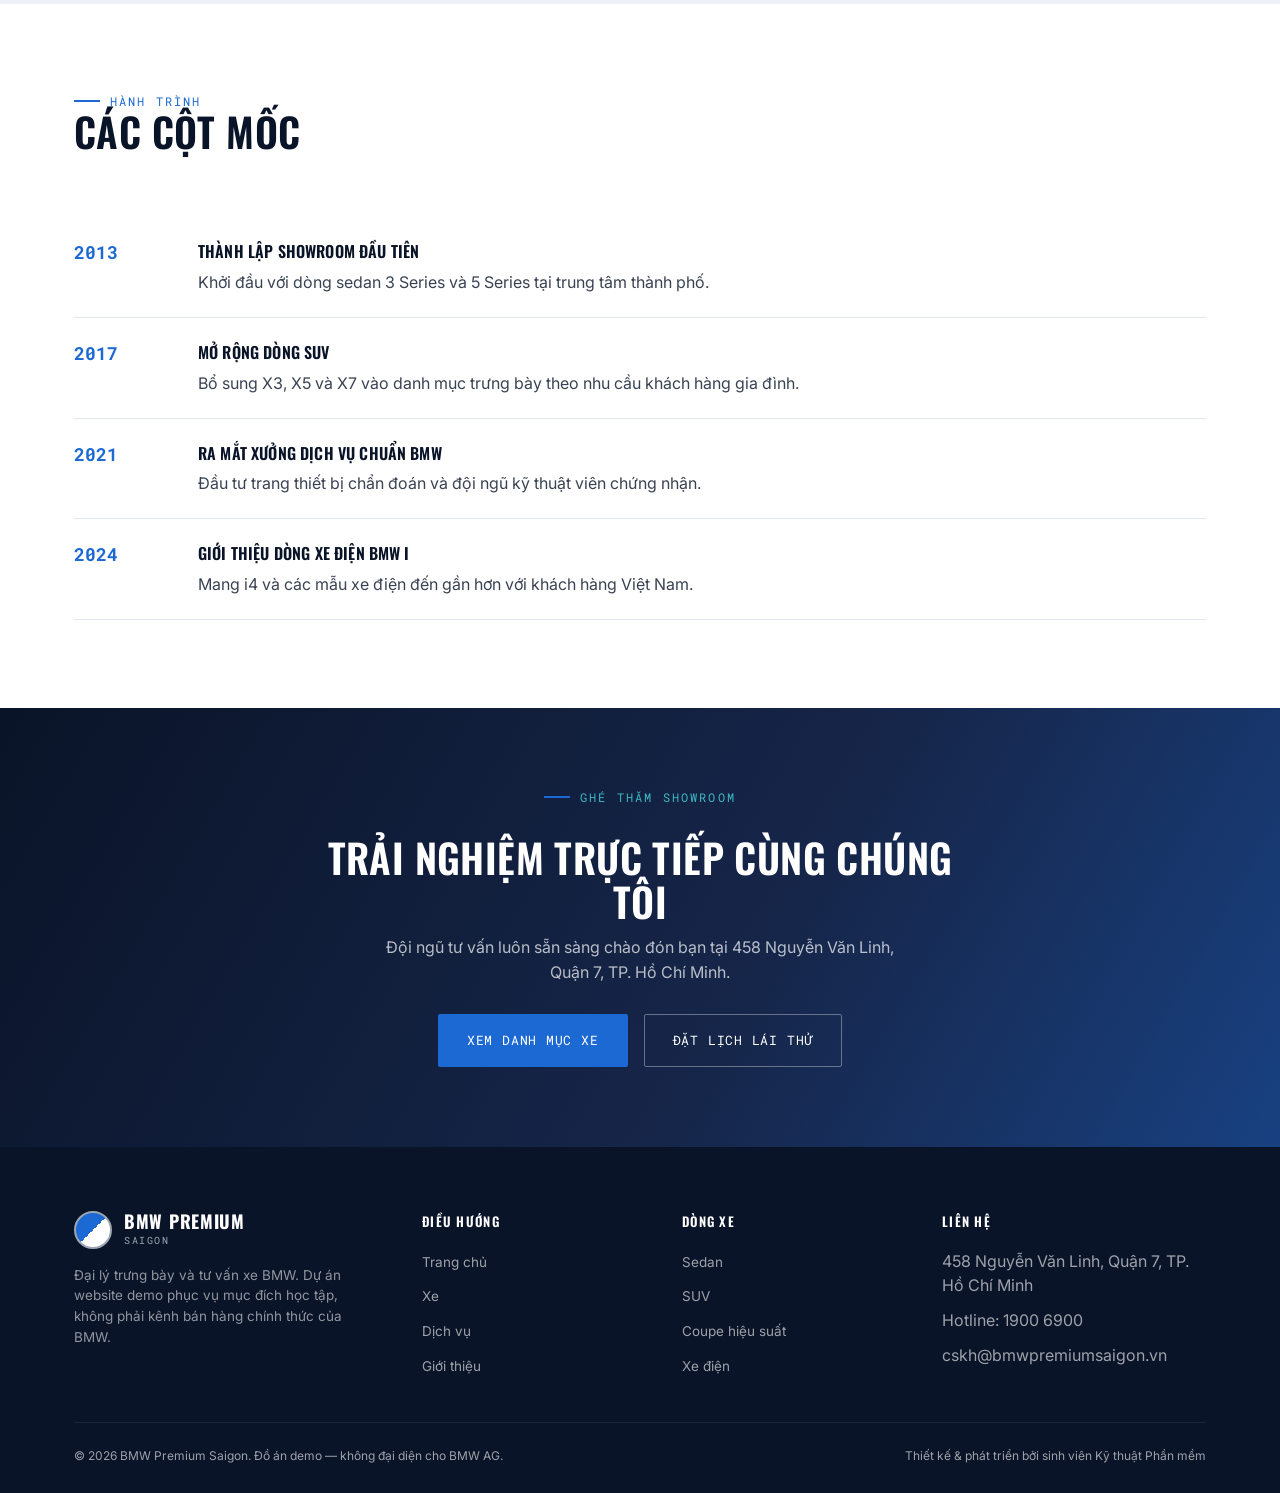
<file: gioi-thieu.html>
<!doctype html>
<html lang="vi">
<head>
<meta charset="UTF-8" />
<meta name="viewport" content="width=device-width, initial-scale=1.0" />
<title>Giới thiệu | BMW Premium Saigon</title>
<meta name="description" content="Tìm hiểu về BMW Premium Saigon — đại lý trưng bày và tư vấn xe BMW, sứ mệnh và giá trị cốt lõi." />
<link rel="stylesheet" href="css/style.css" />
</head>
<body>

<header class="site-header">
  <div class="container">
    <a href="index.html" class="brand">
      <span class="brand-mark"></span>
      <span class="brand-text"><strong>BMW Premium</strong><span>Saigon · Đại lý ủy quyền</span></span>
    </a>
    <nav class="main-nav">
      <a href="index.html" data-page="index.html">Trang chủ</a>
      <a href="xe.html" data-page="xe.html">Xe</a>
      <a href="dich-vu.html" data-page="dich-vu.html">Dịch vụ</a>
      <a href="gioi-thieu.html" data-page="gioi-thieu.html">Giới thiệu</a>
    </nav>
    <div class="header-cta">
      <a href="index.html#dat-lai-thu" class="btn btn-primary">Đặt lái thử</a>
      <button class="nav-toggle" aria-label="Mở menu">
        <svg viewBox="0 0 24 24" fill="none" stroke="currentColor" stroke-width="2"><path d="M3 6h18M3 12h18M3 18h18"/></svg>
      </button>
    </div>
  </div>
</header>

<main>

  <section class="page-hero">
    <div class="container">
      <p class="eyebrow">Giới thiệu</p>
      <h1>Đam mê kỹ thuật,<br />chuẩn mực dịch vụ</h1>
      <p>BMW Premium Saigon là nơi hội tụ những mẫu xe BMW mới nhất cùng đội ngũ tư vấn am hiểu, hướng đến việc mang lại trải nghiệm sở hữu xe trọn vẹn nhất cho từng khách hàng.</p>
    </div>
  </section>

  <section class="stats-strip" style="padding:0;">
    <div class="gauge-strip" style="border-top:none;">
      <div class="container">
        <div class="gauge">
          <div class="gauge-value"><span data-count-to="12">0</span><small>năm</small></div>
          <div class="gauge-label">Kinh nghiệm ngành ô tô</div>
        </div>
        <div class="gauge">
          <div class="gauge-value"><span data-count-to="3200">0</span><small>xe</small></div>
          <div class="gauge-label">Đã bàn giao khách hàng</div>
        </div>
        <div class="gauge">
          <div class="gauge-value"><span data-count-to="8">0</span><small>mẫu</small></div>
          <div class="gauge-label">Dòng xe đang trưng bày</div>
        </div>
        <div class="gauge">
          <div class="gauge-value"><span data-count-to="98">0</span><small>%</small></div>
          <div class="gauge-label">Khách hàng hài lòng</div>
        </div>
      </div>
    </div>
  </section>

  <section>
    <div class="container story-grid">
      <div class="reveal">
        <p class="eyebrow">Câu chuyện</p>
        <h2>Từ đam mê đến chuẩn mực</h2>
        <p>BMW Premium Saigon khởi đầu từ một nhóm nhỏ những người yêu kỹ thuật ô tô Đức, mong muốn mang trải nghiệm sở hữu xe BMW gần gũi và minh bạch hơn với khách hàng tại Việt Nam.</p>
        <p>Ngày nay, showroom trưng bày đầy đủ các dòng sedan, SUV, coupe hiệu suất cao và xe điện — song song với xưởng dịch vụ đạt chuẩn kỹ thuật của hãng, đảm bảo mỗi khách hàng đều nhận được sự tư vấn tận tâm và đúng chuyên môn.</p>
      </div>
      <div class="reveal" id="story-art"></div>
    </div>
  </section>

  <section class="bg-ice">
    <div class="container">
      <div class="section-head reveal">
        <div>
          <p class="eyebrow">Giá trị cốt lõi</p>
          <h2>Điều dẫn dắt chúng tôi</h2>
        </div>
      </div>
      <div class="values-grid">
        <div class="feature-card reveal">
          <svg class="feature-icon" viewBox="0 0 24 24" fill="none" stroke="currentColor" stroke-width="1.6"><path d="M12 3l7 3v6c0 4.5-3 8-7 9-4-1-7-4.5-7-9V6l7-3z"/><path d="m9 12 2 2 4-4"/></svg>
          <h3>Chất lượng</h3>
          <p>Mọi quy trình đều tuân thủ chuẩn kỹ thuật BMW toàn cầu, không thỏa hiệp.</p>
        </div>
        <div class="feature-card reveal">
          <svg class="feature-icon" viewBox="0 0 24 24" fill="none" stroke="currentColor" stroke-width="1.6"><path d="M13 2 3 14h7l-1 8 11-14h-8l1-6z"/></svg>
          <h3>Đổi mới</h3>
          <p>Cập nhật liên tục công nghệ và các mẫu xe mới nhất từ BMW toàn cầu.</p>
        </div>
        <div class="feature-card reveal">
          <svg class="feature-icon" viewBox="0 0 24 24" fill="none" stroke="currentColor" stroke-width="1.6"><path d="M20.8 4.6a5.5 5.5 0 0 0-7.8 0L12 5.6l-1-1a5.5 5.5 0 1 0-7.8 7.8l1 1L12 21l7.8-7.8 1-1a5.5 5.5 0 0 0 0-7.6z"/></svg>
          <h3>Tận tâm</h3>
          <p>Đặt trải nghiệm và lợi ích lâu dài của khách hàng lên hàng đầu.</p>
        </div>
        <div class="feature-card reveal">
          <svg class="feature-icon" viewBox="0 0 24 24" fill="none" stroke="currentColor" stroke-width="1.6"><path d="M3 12a9 9 0 1 0 9-9"/><path d="M3 12h9V3"/></svg>
          <h3>Bền vững</h3>
          <p>Đồng hành cùng hành trình điện hóa và tương lai di chuyển xanh của BMW.</p>
        </div>
      </div>
    </div>
  </section>

  <section>
    <div class="container">
      <div class="section-head reveal">
        <div>
          <p class="eyebrow">Hành trình</p>
          <h2>Các cột mốc</h2>
        </div>
      </div>
      <div class="timeline reveal">
        <div class="timeline-row">
          <span class="yr">2013</span>
          <div><h4 style="margin-bottom:6px;">Thành lập showroom đầu tiên</h4><p style="margin:0;">Khởi đầu với dòng sedan 3 Series và 5 Series tại trung tâm thành phố.</p></div>
        </div>
        <div class="timeline-row">
          <span class="yr">2017</span>
          <div><h4 style="margin-bottom:6px;">Mở rộng dòng SUV</h4><p style="margin:0;">Bổ sung X3, X5 và X7 vào danh mục trưng bày theo nhu cầu khách hàng gia đình.</p></div>
        </div>
        <div class="timeline-row">
          <span class="yr">2021</span>
          <div><h4 style="margin-bottom:6px;">Ra mắt xưởng dịch vụ chuẩn BMW</h4><p style="margin:0;">Đầu tư trang thiết bị chẩn đoán và đội ngũ kỹ thuật viên chứng nhận.</p></div>
        </div>
        <div class="timeline-row">
          <span class="yr">2024</span>
          <div><h4 style="margin-bottom:6px;">Giới thiệu dòng xe điện BMW i</h4><p style="margin:0;">Mang i4 và các mẫu xe điện đến gần hơn với khách hàng Việt Nam.</p></div>
        </div>
      </div>
    </div>
  </section>

  <section class="cta-banner">
    <div class="container">
      <p class="eyebrow" style="justify-content:center; color:#3fb8c4;">Ghé thăm showroom</p>
      <h2>Trải nghiệm trực tiếp cùng chúng tôi</h2>
      <p>Đội ngũ tư vấn luôn sẵn sàng chào đón bạn tại 458 Nguyễn Văn Linh, Quận 7, TP. Hồ Chí Minh.</p>
      <div class="hero-actions">
        <a href="xe.html" class="btn btn-primary">Xem danh mục xe</a>
        <a href="index.html#dat-lai-thu" class="btn btn-outline">Đặt lịch lái thử</a>
      </div>
    </div>
  </section>

</main>

<footer>
  <div class="container">
    <div class="footer-grid">
      <div class="footer-brand">
        <a href="index.html" class="brand" style="margin-bottom:16px;">
          <span class="brand-mark"></span>
          <span class="brand-text"><strong>BMW Premium</strong><span>Saigon</span></span>
        </a>
        <p>Đại lý trưng bày và tư vấn xe BMW. Dự án website demo phục vụ mục đích học tập, không phải kênh bán hàng chính thức của BMW.</p>
      </div>
      <div>
        <h4>Điều hướng</h4>
        <ul>
          <li><a href="index.html">Trang chủ</a></li>
          <li><a href="xe.html">Xe</a></li>
          <li><a href="dich-vu.html">Dịch vụ</a></li>
          <li><a href="gioi-thieu.html">Giới thiệu</a></li>
        </ul>
      </div>
      <div>
        <h4>Dòng xe</h4>
        <ul>
          <li><a href="xe.html">Sedan</a></li>
          <li><a href="xe.html">SUV</a></li>
          <li><a href="xe.html">Coupe hiệu suất</a></li>
          <li><a href="xe.html">Xe điện</a></li>
        </ul>
      </div>
      <div>
        <h4>Liên hệ</h4>
        <ul>
          <li>458 Nguyễn Văn Linh, Quận 7, TP. Hồ Chí Minh</li>
          <li>Hotline: 1900 6900</li>
          <li>cskh@bmwpremiumsaigon.vn</li>
        </ul>
      </div>
    </div>
    <div class="footer-bottom">
      <span>© <span id="year"></span> BMW Premium Saigon. Đồ án demo — không đại diện cho BMW AG.</span>
      <span>Thiết kế &amp; phát triển bởi sinh viên Kỹ thuật Phần mềm</span>
    </div>
  </div>
</footer>

<script src="js/data.js"></script>
<script>
  document.addEventListener("DOMContentLoaded", () => {
    document.getElementById("story-art").innerHTML = carSVG(getCarById("7-series"));
  });
</script>
<script src="js/main.js"></script>
</body>
</html>
</file>
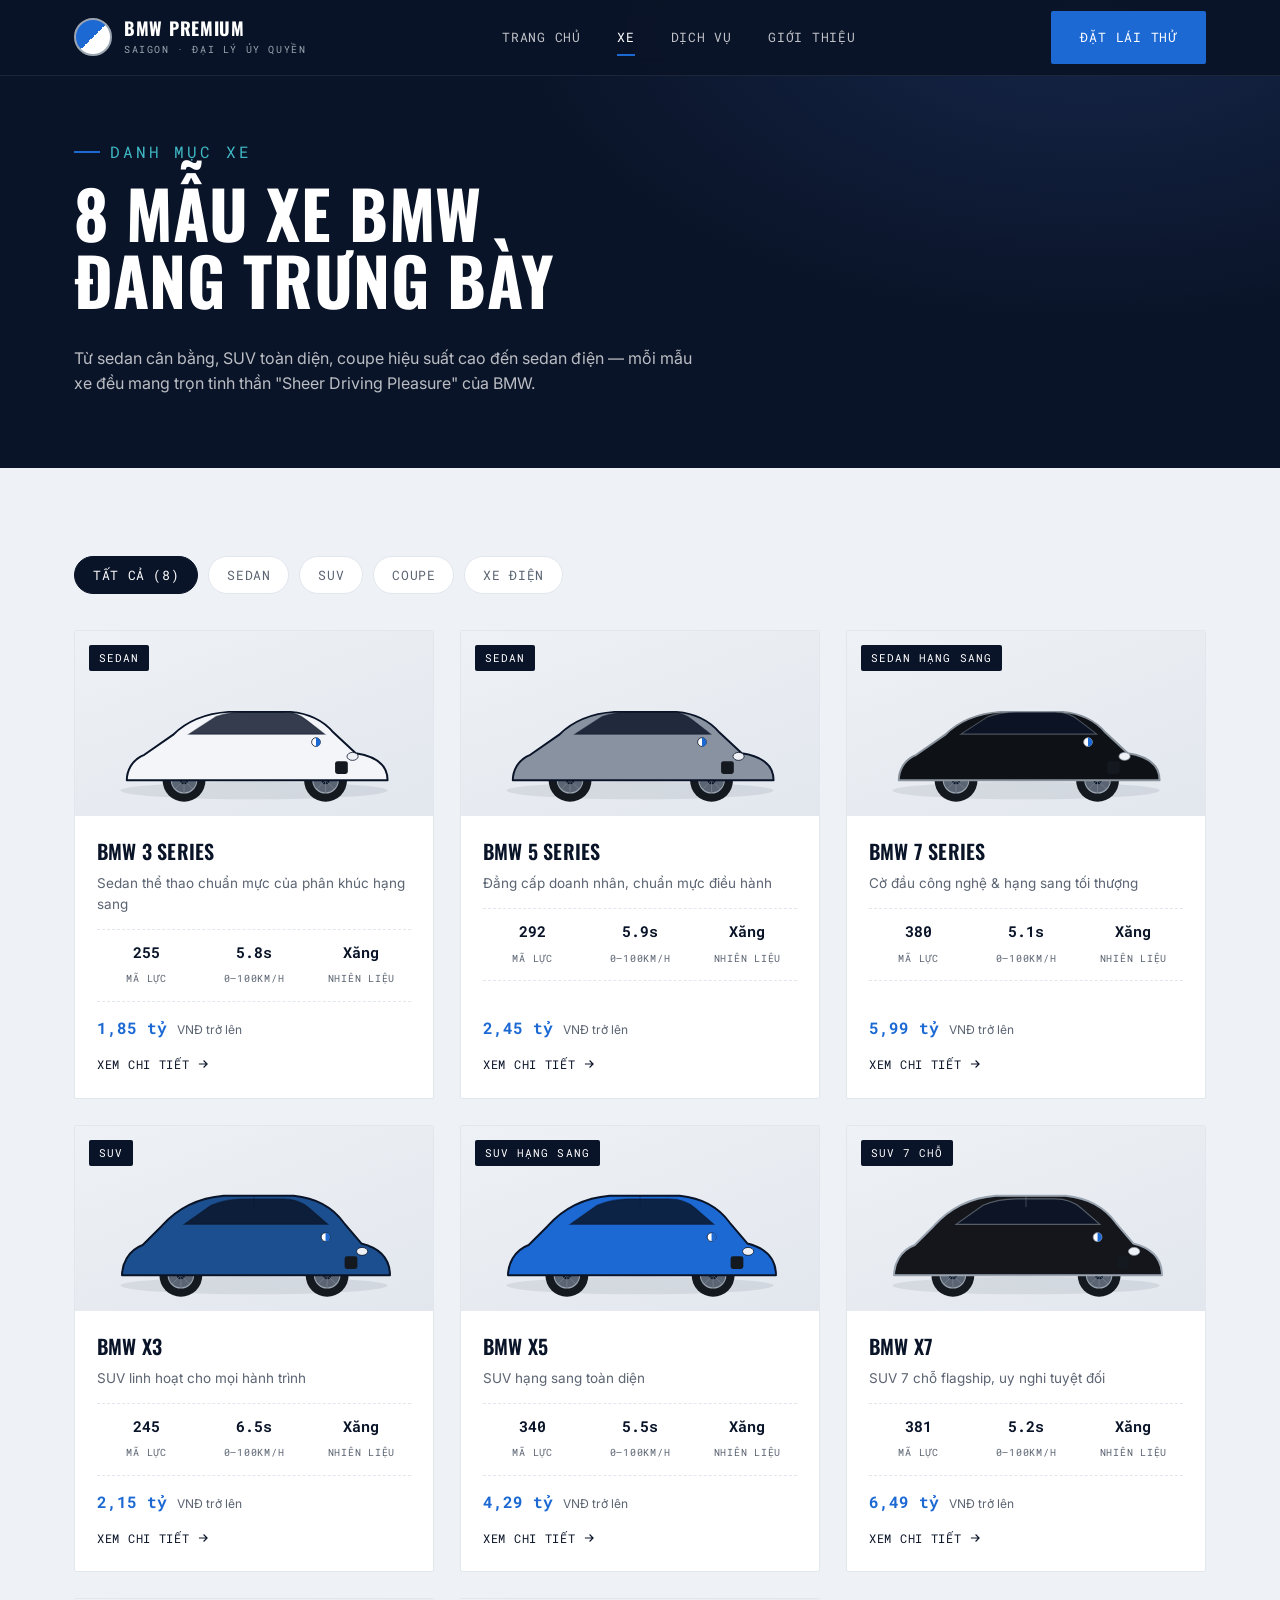
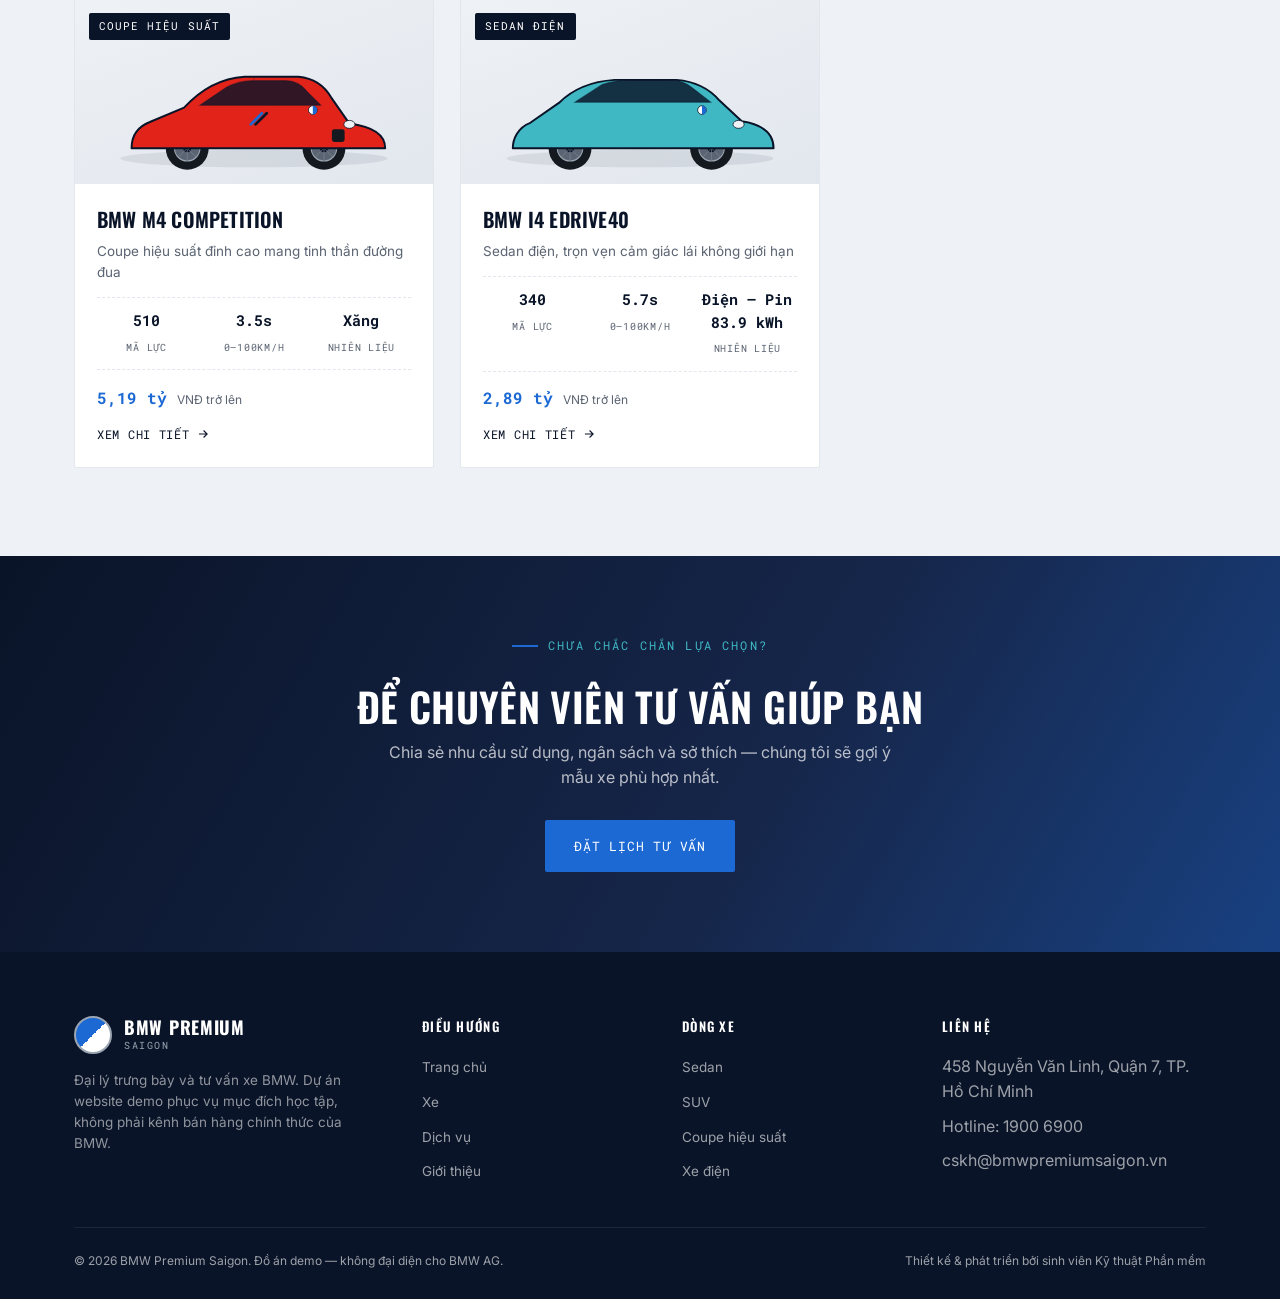
<file: xe.html>
<!doctype html>
<html lang="vi">
<head>
<meta charset="UTF-8" />
<meta name="viewport" content="width=device-width, initial-scale=1.0" />
<title>Danh mục xe BMW | BMW Premium Saigon</title>
<meta name="description" content="Khám phá 8 mẫu xe BMW đang trưng bày: sedan, SUV, coupe hiệu suất và xe điện." />
<link rel="stylesheet" href="css/style.css" />
</head>
<body>

<header class="site-header">
  <div class="container">
    <a href="index.html" class="brand">
      <span class="brand-mark"></span>
      <span class="brand-text"><strong>BMW Premium</strong><span>Saigon · Đại lý ủy quyền</span></span>
    </a>
    <nav class="main-nav">
      <a href="index.html" data-page="index.html">Trang chủ</a>
      <a href="xe.html" data-page="xe.html">Xe</a>
      <a href="dich-vu.html" data-page="dich-vu.html">Dịch vụ</a>
      <a href="gioi-thieu.html" data-page="gioi-thieu.html">Giới thiệu</a>
    </nav>
    <div class="header-cta">
      <a href="index.html#dat-lai-thu" class="btn btn-primary">Đặt lái thử</a>
      <button class="nav-toggle" aria-label="Mở menu">
        <svg viewBox="0 0 24 24" fill="none" stroke="currentColor" stroke-width="2"><path d="M3 6h18M3 12h18M3 18h18"/></svg>
      </button>
    </div>
  </div>
</header>

<main>

  <section class="page-hero">
    <div class="container">
      <p class="eyebrow">Danh mục xe</p>
      <h1>8 mẫu xe BMW<br />đang trưng bày</h1>
      <p>Từ sedan cân bằng, SUV toàn diện, coupe hiệu suất cao đến sedan điện — mỗi mẫu xe đều mang trọn tinh thần "Sheer Driving Pleasure" của BMW.</p>
    </div>
  </section>

  <section class="bg-ice">
    <div class="container">
      <div class="filter-bar reveal">
        <button class="filter-pill active" data-filter="all">Tất cả (8)</button>
        <button class="filter-pill" data-filter="sedan">Sedan</button>
        <button class="filter-pill" data-filter="suv">SUV</button>
        <button class="filter-pill" data-filter="coupe">Coupe</button>
        <button class="filter-pill" data-filter="electric">Xe điện</button>
      </div>
      <div class="car-grid" id="car-grid"></div>
    </div>
  </section>

  <section class="cta-banner">
    <div class="container">
      <p class="eyebrow" style="justify-content:center; color:#3fb8c4;">Chưa chắc chắn lựa chọn?</p>
      <h2>Để chuyên viên tư vấn giúp bạn</h2>
      <p>Chia sẻ nhu cầu sử dụng, ngân sách và sở thích — chúng tôi sẽ gợi ý mẫu xe phù hợp nhất.</p>
      <div class="hero-actions">
        <a href="index.html#dat-lai-thu" class="btn btn-primary">Đặt lịch tư vấn</a>
      </div>
    </div>
  </section>

</main>

<footer>
  <div class="container">
    <div class="footer-grid">
      <div class="footer-brand">
        <a href="index.html" class="brand" style="margin-bottom:16px;">
          <span class="brand-mark"></span>
          <span class="brand-text"><strong>BMW Premium</strong><span>Saigon</span></span>
        </a>
        <p>Đại lý trưng bày và tư vấn xe BMW. Dự án website demo phục vụ mục đích học tập, không phải kênh bán hàng chính thức của BMW.</p>
      </div>
      <div>
        <h4>Điều hướng</h4>
        <ul>
          <li><a href="index.html">Trang chủ</a></li>
          <li><a href="xe.html">Xe</a></li>
          <li><a href="dich-vu.html">Dịch vụ</a></li>
          <li><a href="gioi-thieu.html">Giới thiệu</a></li>
        </ul>
      </div>
      <div>
        <h4>Dòng xe</h4>
        <ul>
          <li><a href="xe.html">Sedan</a></li>
          <li><a href="xe.html">SUV</a></li>
          <li><a href="xe.html">Coupe hiệu suất</a></li>
          <li><a href="xe.html">Xe điện</a></li>
        </ul>
      </div>
      <div>
        <h4>Liên hệ</h4>
        <ul>
          <li>458 Nguyễn Văn Linh, Quận 7, TP. Hồ Chí Minh</li>
          <li>Hotline: 1900 6900</li>
          <li>cskh@bmwpremiumsaigon.vn</li>
        </ul>
      </div>
    </div>
    <div class="footer-bottom">
      <span>© <span id="year"></span> BMW Premium Saigon. Đồ án demo — không đại diện cho BMW AG.</span>
      <span>Thiết kế &amp; phát triển bởi sinh viên Kỹ thuật Phần mềm</span>
    </div>
  </div>
</footer>

<script src="js/data.js"></script>
<script src="js/main.js"></script>
</body>
</html>
</file>
<file: css/style.css>
/* =========================================================
   BMW PREMIUM SAIGON — DESIGN SYSTEM
   Palette: BMW Navy / BMW Blue / Ice / Silver / M Red / i Teal
   Display: Oswald (condensed, technical)
   Body: Inter
   Data/mono: Roboto Mono (instrument-cluster readouts)
   ========================================================= */

@import url('https://fonts.googleapis.com/css2?family=Oswald:wght@400;500;600;700&family=Inter:wght@400;500;600;700;800&family=Roboto+Mono:wght@400;500;700&display=swap');

:root{
  --navy: #0a1428;
  --navy-2: #101d38;
  --navy-3: #16264a;
  --blue: #1c69d4;
  --blue-bright: #3f8cff;
  --ice: #eef1f5;
  --ice-2: #e2e7ee;
  --white: #ffffff;
  --silver: #9aa5b1;
  --silver-dark: #5b6472;
  --ink: #0c1220;
  --m-red: #e2231a;
  --m-violet: #6f4ea6;
  --i-teal: #3fb8c4;

  --font-display: 'Oswald', sans-serif;
  --font-body: 'Inter', sans-serif;
  --font-mono: 'Roboto Mono', monospace;

  --radius: 2px;
  --container: 1180px;
  --header-h: 76px;
}

*,*::before,*::after{ box-sizing: border-box; }
html{ scroll-behavior: smooth; scroll-padding-top: calc(var(--header-h) + 16px); }
body{
  margin:0;
  font-family: var(--font-body);
  color: var(--ink);
  background: var(--white);
  -webkit-font-smoothing: antialiased;
  line-height: 1.55;
}
img,svg{ display:block; max-width:100%; }
a{ color: inherit; text-decoration:none; }
ul{ list-style:none; margin:0; padding:0; }
button{ font-family: inherit; cursor:pointer; }
input,select{ font-family: inherit; }

.container{ max-width: var(--container); margin: 0 auto; padding: 0 24px; }

.eyebrow{
  font-family: var(--font-mono);
  font-size: 12px;
  letter-spacing: .18em;
  text-transform: uppercase;
  color: var(--blue);
  display:flex; align-items:center; gap:10px;
  margin: 0 0 14px;
}
.eyebrow::before{
  content:"";
  width: 26px; height: 2px; background: var(--blue);
}

h1,h2,h3,h4{
  font-family: var(--font-display);
  text-transform: uppercase;
  letter-spacing: .01em;
  margin: 0 0 .5em;
  color: var(--navy);
  font-weight: 600;
}
h1{ font-size: clamp(38px, 6vw, 66px); line-height: 1.02; font-weight:700; }
h2{ font-size: clamp(28px, 4vw, 40px); line-height:1.08; }
h3{ font-size: 20px; }
p{ margin: 0 0 1em; color: #3a4353; }

.btn{
  display:inline-flex; align-items:center; justify-content:center; gap:10px;
  font-family: var(--font-mono);
  font-size: 13px; letter-spacing: .06em; text-transform: uppercase;
  padding: 15px 28px;
  border: 1px solid transparent;
  border-radius: var(--radius);
  transition: all .2s ease;
  white-space: nowrap;
}
.btn-primary{ background: var(--blue); color: var(--white); }
.btn-primary:hover{ background: var(--blue-bright); transform: translateY(-1px); }
.btn-outline{ border-color: rgba(255,255,255,.35); color: var(--white); }
.btn-outline:hover{ border-color: var(--white); background: rgba(255,255,255,.08); }
.btn-outline-dark{ border-color: var(--navy); color: var(--navy); }
.btn-outline-dark:hover{ background: var(--navy); color: var(--white); }
.btn-block{ width:100%; }
.btn[disabled]{ opacity:.55; cursor:not-allowed; }

/* ---------------- Header ---------------- */
.site-header{
  position: fixed; top:0; left:0; right:0; z-index: 200;
  height: var(--header-h);
  display:flex; align-items:center;
  background: rgba(10,20,40,.92);
  backdrop-filter: blur(10px);
  border-bottom: 1px solid rgba(255,255,255,.08);
  transition: border-color .2s ease;
}
.site-header .container{ display:flex; align-items:center; justify-content:space-between; width:100%; }
.brand{ display:flex; align-items:center; gap:12px; }
.brand-mark{
  width:38px; height:38px; border-radius:50%;
  background: linear-gradient(135deg, var(--blue) 50%, var(--white) 50%);
  border: 2px solid var(--silver);
  flex: none;
}
.brand-text{ line-height:1.1; }
.brand-text strong{
  font-family: var(--font-display); font-size:18px; letter-spacing:.04em;
  color: var(--white); text-transform: uppercase; display:block;
}
.brand-text span{
  font-family: var(--font-mono); font-size:10px; letter-spacing:.16em;
  color: var(--silver); text-transform: uppercase;
}
.main-nav{ display:flex; align-items:center; gap: 36px; }
.main-nav a{
  font-family: var(--font-mono); font-size: 13px; letter-spacing:.06em;
  text-transform: uppercase; color: rgba(255,255,255,.75);
  position: relative; padding: 6px 0;
}
.main-nav a::after{
  content:""; position:absolute; left:0; right:0; bottom:-2px; height:2px;
  background: var(--blue); transform: scaleX(0); transform-origin:left;
  transition: transform .2s ease;
}
.main-nav a:hover, .main-nav a.active{ color: var(--white); }
.main-nav a:hover::after, .main-nav a.active::after{ transform: scaleX(1); }
.header-cta{ display:flex; align-items:center; gap:20px; }
.nav-toggle{
  display:none; background:none; border:1px solid rgba(255,255,255,.3);
  width:42px; height:42px; align-items:center; justify-content:center;
  border-radius: var(--radius); color:var(--white);
}
.nav-toggle svg{ width:20px; height:20px; }

@media (max-width: 900px){
  .main-nav{
    position:fixed; top: var(--header-h); left:0; right:0;
    background: var(--navy); flex-direction:column; align-items:flex-start;
    gap:0; padding: 8px 24px 20px; border-bottom: 1px solid rgba(255,255,255,.08);
    transform: translateY(-8px); opacity:0; pointer-events:none; transition: all .2s ease;
  }
  .main-nav.open{ transform: translateY(0); opacity:1; pointer-events:auto; }
  .main-nav a{ width:100%; padding: 14px 0; border-bottom:1px solid rgba(255,255,255,.06); }
  .header-cta .btn-primary{ display:none; }
  .nav-toggle{ display:flex; }
}

/* ---------------- Hero ---------------- */
.hero{
  position:relative; padding: calc(var(--header-h) + 90px) 0 0;
  background: radial-gradient(1100px 620px at 78% 10%, var(--navy-3), var(--navy) 60%);
  color: var(--white); overflow:hidden;
}
.hero::before{
  content:""; position:absolute; inset:0;
  background-image:
    linear-gradient(rgba(255,255,255,.045) 1px, transparent 1px),
    linear-gradient(90deg, rgba(255,255,255,.045) 1px, transparent 1px);
  background-size: 42px 42px;
  mask-image: linear-gradient(180deg, transparent, #000 30%, #000 80%, transparent);
  pointer-events:none;
}
.hero-grid{
  position:relative; display:grid; grid-template-columns: 1.05fr .95fr;
  gap: 40px; align-items:center; padding-bottom: 60px;
}
.hero-copy .eyebrow{ color: var(--i-teal); }
.hero h1{ color: var(--white); }
.hero h1 em{ font-style:normal; color: var(--blue-bright); }
.hero-copy p{ color: rgba(255,255,255,.72); max-width: 520px; font-size:16px; }
.hero-actions{ display:flex; gap:16px; margin-top: 28px; flex-wrap:wrap; }
.hero-art{ position:relative; }
.hero-art svg{ width:100%; height:auto; filter: drop-shadow(0 30px 40px rgba(0,0,0,.45)); }

/* instrument cluster strip — signature element */
.gauge-strip{
  position:relative; border-top: 1px solid rgba(255,255,255,.1);
  background: rgba(255,255,255,.03);
}
.gauge-strip .container{
  display:grid; grid-template-columns: repeat(4,1fr);
}
.gauge{
  padding: 22px 24px; border-right: 1px solid rgba(255,255,255,.08);
}
.gauge:last-child{ border-right:none; }
.gauge-value{
  font-family: var(--font-mono); font-weight:700; font-size: clamp(22px,3vw,32px);
  color: var(--white); display:flex; align-items:baseline; gap:4px;
}
.gauge-value small{ font-size: 13px; color: var(--i-teal); font-weight:500; }
.gauge-label{
  font-family: var(--font-mono); font-size: 10.5px; letter-spacing:.12em;
  text-transform: uppercase; color: var(--silver); margin-top:4px;
}
@media (max-width: 720px){
  .gauge-strip .container{ grid-template-columns: repeat(2,1fr); }
  .gauge{ border-bottom: 1px solid rgba(255,255,255,.08); }
}

/* page hero (secondary pages) */
.page-hero{
  padding: calc(var(--header-h) + 64px) 0 56px;
  background: radial-gradient(900px 500px at 85% 0%, var(--navy-3), var(--navy) 65%);
  color: var(--white); position:relative; overflow:hidden;
}
.page-hero .eyebrow{ color: var(--i-teal); }
.page-hero h1{ color: var(--white); max-width: 760px; }
.page-hero p{ color: rgba(255,255,255,.72); max-width: 620px; font-size:16px; }
.breadcrumb{
  font-family: var(--font-mono); font-size:12px; letter-spacing:.06em;
  color: var(--silver); text-transform:uppercase; margin-bottom: 18px;
}
.breadcrumb a{ color: var(--i-teal); }
.breadcrumb .sep{ margin: 0 8px; opacity:.5; }

/* ---------------- Sections ---------------- */
section{ padding: 88px 0; }
.section-head{ display:flex; align-items:flex-end; justify-content:space-between; gap:24px; margin-bottom: 44px; flex-wrap:wrap; }
.section-head p{ max-width: 460px; margin:0; }
.bg-ice{ background: var(--ice); }
.bg-navy{ background: var(--navy); color: var(--white); }
.bg-navy h2, .bg-navy h3{ color: var(--white); }
.bg-navy p{ color: rgba(255,255,255,.68); }

/* ---------------- Car cards ---------------- */
.car-grid{ display:grid; grid-template-columns: repeat(3, 1fr); gap: 26px; }
@media (max-width: 980px){ .car-grid{ grid-template-columns: repeat(2,1fr); } }
@media (max-width: 620px){ .car-grid{ grid-template-columns: 1fr; } }

.car-card{
  background: var(--white); border: 1px solid var(--ice-2);
  border-radius: var(--radius); overflow:hidden;
  transition: transform .25s ease, box-shadow .25s ease, border-color .25s ease;
  display:flex; flex-direction:column;
}
.car-card:hover{
  transform: translateY(-5px);
  box-shadow: 0 22px 40px -18px rgba(10,20,40,.35);
  border-color: var(--blue);
}
.car-card-media{
  position:relative; background: linear-gradient(160deg, var(--ice) 0%, var(--ice-2) 100%);
  padding: 30px 20px 12px;
}
.car-tag{
  position:absolute; top:14px; left:14px;
  font-family: var(--font-mono); font-size:10.5px; letter-spacing:.1em; text-transform:uppercase;
  background: var(--navy); color: var(--white); padding: 5px 10px; border-radius: var(--radius);
}
.car-card-body{ padding: 20px 22px 24px; display:flex; flex-direction:column; gap:14px; flex:1; }
.car-card-body h3{ margin:0; }
.car-tagline{ font-size:13.5px; color: var(--silver-dark); margin:-8px 0 0; }
.car-specs-mini{
  display:grid; grid-template-columns: repeat(3,1fr); gap:8px;
  border-top: 1px dashed var(--ice-2); border-bottom: 1px dashed var(--ice-2);
  padding: 12px 0; font-family: var(--font-mono);
}
.car-specs-mini div{ text-align:center; }
.car-specs-mini b{ display:block; font-size:14.5px; color: var(--navy); }
.car-specs-mini span{ font-size:9.5px; letter-spacing:.08em; text-transform:uppercase; color:var(--silver-dark); }
.car-price{ font-family: var(--font-mono); font-weight:700; color: var(--blue); font-size:16px; }
.car-price small{ font-family: var(--font-body); font-weight:400; color:var(--silver-dark); font-size:12px; }
.car-card-footer{ display:flex; align-items:center; justify-content:space-between; margin-top:auto; }
.car-link{
  font-family: var(--font-mono); font-size:12px; letter-spacing:.06em; text-transform:uppercase;
  color: var(--navy); display:flex; align-items:center; gap:6px;
}
.car-link svg{ width:14px; height:14px; transition: transform .2s ease; }
.car-card:hover .car-link svg{ transform: translateX(4px); }

/* filter pills */
.filter-bar{ display:flex; gap:10px; flex-wrap:wrap; margin-bottom: 36px; }
.filter-pill{
  font-family: var(--font-mono); font-size:12.5px; letter-spacing:.05em; text-transform:uppercase;
  padding: 10px 18px; border: 1px solid var(--ice-2); border-radius: 999px;
  background: var(--white); color: var(--silver-dark); transition: all .2s ease;
}
.filter-pill:hover{ border-color: var(--blue); color: var(--navy); }
.filter-pill.active{ background: var(--navy); border-color: var(--navy); color: var(--white); }

/* ---------------- Feature / value grids ---------------- */
.feature-grid{ display:grid; grid-template-columns: repeat(4,1fr); gap: 22px; }
@media (max-width: 980px){ .feature-grid{ grid-template-columns: repeat(2,1fr); } }
@media (max-width: 560px){ .feature-grid{ grid-template-columns: 1fr; } }
.feature-card{ padding: 28px 24px; border: 1px solid var(--ice-2); border-radius: var(--radius); background: var(--white); }
.feature-icon{ width:44px; height:44px; margin-bottom:18px; color: var(--blue); }
.feature-card h3{ font-size:16px; margin-bottom:8px; }
.feature-card p{ font-size:14px; margin:0; }

/* services */
.service-grid{ display:grid; grid-template-columns: repeat(3,1fr); gap:24px; }
@media (max-width: 900px){ .service-grid{ grid-template-columns: repeat(2,1fr); } }
@media (max-width: 600px){ .service-grid{ grid-template-columns: 1fr; } }
.service-card{
  padding: 30px 26px; border-radius: var(--radius); background: var(--white);
  border: 1px solid var(--ice-2); position:relative; border-top:3px solid var(--blue);
}
.service-card .feature-icon{ margin-bottom:20px; }
.service-card ul{ margin-top:14px; display:flex; flex-direction:column; gap:8px; }
.service-card ul li{
  font-size: 13.5px; color:#4a5568; display:flex; gap:8px; align-items:flex-start;
}
.service-card ul li::before{ content:"—"; color: var(--blue); flex:none; }

.process-strip{ display:grid; grid-template-columns: repeat(4,1fr); gap:0; counter-reset: step; margin-top:56px; }
@media (max-width: 900px){ .process-strip{ grid-template-columns: repeat(2,1fr); } }
@media (max-width: 560px){ .process-strip{ grid-template-columns: 1fr; } }
.process-step{ padding: 0 22px 0 0; position:relative; }
.process-step .num{
  font-family: var(--font-mono); font-size:13px; color: var(--blue); letter-spacing:.1em;
  display:block; margin-bottom:10px;
}
.process-step h4{ font-family: var(--font-display); text-transform:uppercase; font-size:16px; color:var(--navy); margin:0 0 8px; }
.process-step p{ font-size:13.5px; margin:0; }

/* ---------------- Detail page ---------------- */
.detail-hero{ padding: calc(var(--header-h) + 48px) 0 0; background: var(--ice); }
.detail-grid{ display:grid; grid-template-columns: 1.1fr .9fr; gap: 56px; align-items:center; padding-bottom: 48px; }
@media (max-width: 900px){ .detail-grid{ grid-template-columns: 1fr; } }
.detail-media{ background: linear-gradient(160deg,#fff,var(--ice-2)); border-radius: var(--radius); padding: 30px; }
.detail-info .car-tag{ position:static; display:inline-block; margin-bottom:16px; }
.detail-info h1{ font-size: clamp(32px,5vw,48px); color: var(--navy); }
.detail-tagline{ font-size:16px; color: var(--silver-dark); margin-top:-8px; }
.detail-price{ font-family: var(--font-mono); font-size: 28px; color: var(--blue); font-weight:700; margin: 18px 0 24px; }
.detail-price small{ display:block; font-family: var(--font-body); font-weight:400; font-size:12.5px; color:var(--silver-dark); text-transform:uppercase; letter-spacing:.06em; }
.detail-actions{ display:flex; gap:14px; flex-wrap:wrap; }

.spec-panel{ background: var(--navy); border-radius: var(--radius); padding: 6px 0; }
.spec-panel .container{ display:grid; grid-template-columns: repeat(6,1fr); }
@media (max-width: 900px){ .spec-panel .container{ grid-template-columns: repeat(3,1fr); } }
@media (max-width: 560px){ .spec-panel .container{ grid-template-columns: repeat(2,1fr); } }
.spec-panel .gauge{ padding: 26px 20px; }

.detail-body{ display:grid; grid-template-columns: 1fr 320px; gap: 56px; padding: 88px 0; }
@media (max-width: 900px){ .detail-body{ grid-template-columns: 1fr; } }
.spec-table{ width:100%; border-collapse: collapse; margin-top: 20px; }
.spec-table tr{ border-bottom: 1px solid var(--ice-2); }
.spec-table td{ padding: 13px 4px; font-size:14px; }
.spec-table td:first-child{ color: var(--silver-dark); font-family: var(--font-mono); font-size:12.5px; text-transform:uppercase; letter-spacing:.04em; }
.spec-table td:last-child{ text-align:right; font-weight:600; color: var(--navy); }

.highlight-list{ display:flex; flex-direction:column; gap:14px; margin-top:20px; }
.highlight-list li{ display:flex; gap:12px; align-items:flex-start; font-size:14px; color:#3a4353; }
.highlight-list svg{ flex:none; width:18px; height:18px; color: var(--blue); margin-top:2px; }

.sidebar-card{ background: var(--ice); border-radius: var(--radius); padding: 26px; position:sticky; top: calc(var(--header-h) + 24px); }
.sidebar-card h3{ font-size:16px; }
.sidebar-card .btn{ margin-top:14px; }

.related-strip{ background: var(--ice); }

/* ---------------- Booking form ---------------- */
.booking{ background: var(--navy); color: var(--white); }
.booking-grid{ display:grid; grid-template-columns: .9fr 1.1fr; gap: 56px; align-items:flex-start; }
@media (max-width: 900px){ .booking-grid{ grid-template-columns: 1fr; } }
.booking-form{ background: rgba(255,255,255,.04); border: 1px solid rgba(255,255,255,.1); border-radius: var(--radius); padding: 32px; }
.form-row{ display:grid; grid-template-columns: 1fr 1fr; gap:18px; margin-bottom:18px; }
@media (max-width: 560px){ .form-row{ grid-template-columns: 1fr; } }
.field{ display:flex; flex-direction:column; gap:8px; }
.field label{ font-family: var(--font-mono); font-size:11px; letter-spacing:.1em; text-transform:uppercase; color: var(--silver); }
.field input, .field select{
  background: rgba(255,255,255,.06); border: 1px solid rgba(255,255,255,.18);
  color: var(--white); padding: 13px 14px; border-radius: var(--radius); font-size:14px;
  outline: none; transition: border-color .2s ease;
}
.field input::placeholder{ color: rgba(255,255,255,.35); }
.field input:focus, .field select:focus{ border-color: var(--blue-bright); }
.field select option{ color: var(--ink); }
.form-note{ font-size:12px; color: rgba(255,255,255,.45); margin-top:14px; }
.form-success{
  display:none; align-items:center; gap:12px; margin-top:16px; padding: 14px 16px;
  background: rgba(63,184,196,.12); border: 1px solid var(--i-teal); border-radius: var(--radius);
  font-size:13.5px; color: var(--i-teal);
}
.form-success.show{ display:flex; }
.form-success svg{ width:20px; height:20px; flex:none; }

/* ---------------- About page ---------------- */
.stats-strip{ background: var(--navy); }
.values-grid{ display:grid; grid-template-columns: repeat(4,1fr); gap:22px; }
@media (max-width: 980px){ .values-grid{ grid-template-columns: repeat(2,1fr); } }
@media (max-width: 560px){ .values-grid{ grid-template-columns: 1fr; } }
.timeline{ display:flex; flex-direction:column; gap:0; margin-top:20px; }
.timeline-row{ display:grid; grid-template-columns: 100px 1fr; gap:24px; padding: 22px 0; border-bottom: 1px solid var(--ice-2); }
.timeline-row .yr{ font-family: var(--font-mono); font-weight:700; color: var(--blue); font-size:18px; }
.story-grid{ display:grid; grid-template-columns: 1fr 1fr; gap: 56px; align-items:center; }
@media (max-width: 900px){ .story-grid{ grid-template-columns: 1fr; } }

/* ---------------- CTA banner ---------------- */
.cta-banner{
  background: linear-gradient(120deg, var(--navy) 0%, var(--navy-3) 60%, var(--blue) 160%);
  color: var(--white); text-align:center; padding: 80px 0;
}
.cta-banner h2{ color: var(--white); max-width: 640px; margin: 0 auto 12px; }
.cta-banner p{ color: rgba(255,255,255,.7); max-width: 520px; margin: 0 auto 30px; }
.cta-banner .hero-actions{ justify-content:center; }

/* ---------------- Footer ---------------- */
footer{ background: var(--navy); color: rgba(255,255,255,.6); padding: 64px 0 28px; }
.footer-grid{ display:grid; grid-template-columns: 1.4fr 1fr 1fr 1.2fr; gap:40px; padding-bottom: 44px; border-bottom: 1px solid rgba(255,255,255,.08); }
@media (max-width: 900px){ .footer-grid{ grid-template-columns: 1fr 1fr; } }
@media (max-width: 560px){ .footer-grid{ grid-template-columns: 1fr; } }
.footer-grid h4{ color: var(--white); font-size:13px; letter-spacing:.1em; margin-bottom:18px; }
.footer-grid ul{ display:flex; flex-direction:column; gap:10px; }
.footer-grid a{ font-size:13.5px; color: rgba(255,255,255,.6); }
.footer-grid a:hover{ color: var(--i-teal); }
.footer-brand p{ font-size:13.5px; color: rgba(255,255,255,.55); max-width:280px; }
.footer-bottom{ display:flex; justify-content:space-between; align-items:center; padding-top:24px; font-size:12px; flex-wrap:wrap; gap:10px; }

/* ---------------- Utility / animation ---------------- */
.reveal{ opacity:0; transform: translateY(18px); transition: opacity .6s ease, transform .6s ease; }
.reveal.in{ opacity:1; transform:none; }
.text-center{ text-align:center; }
.mt-0{ margin-top:0; }
</file>
